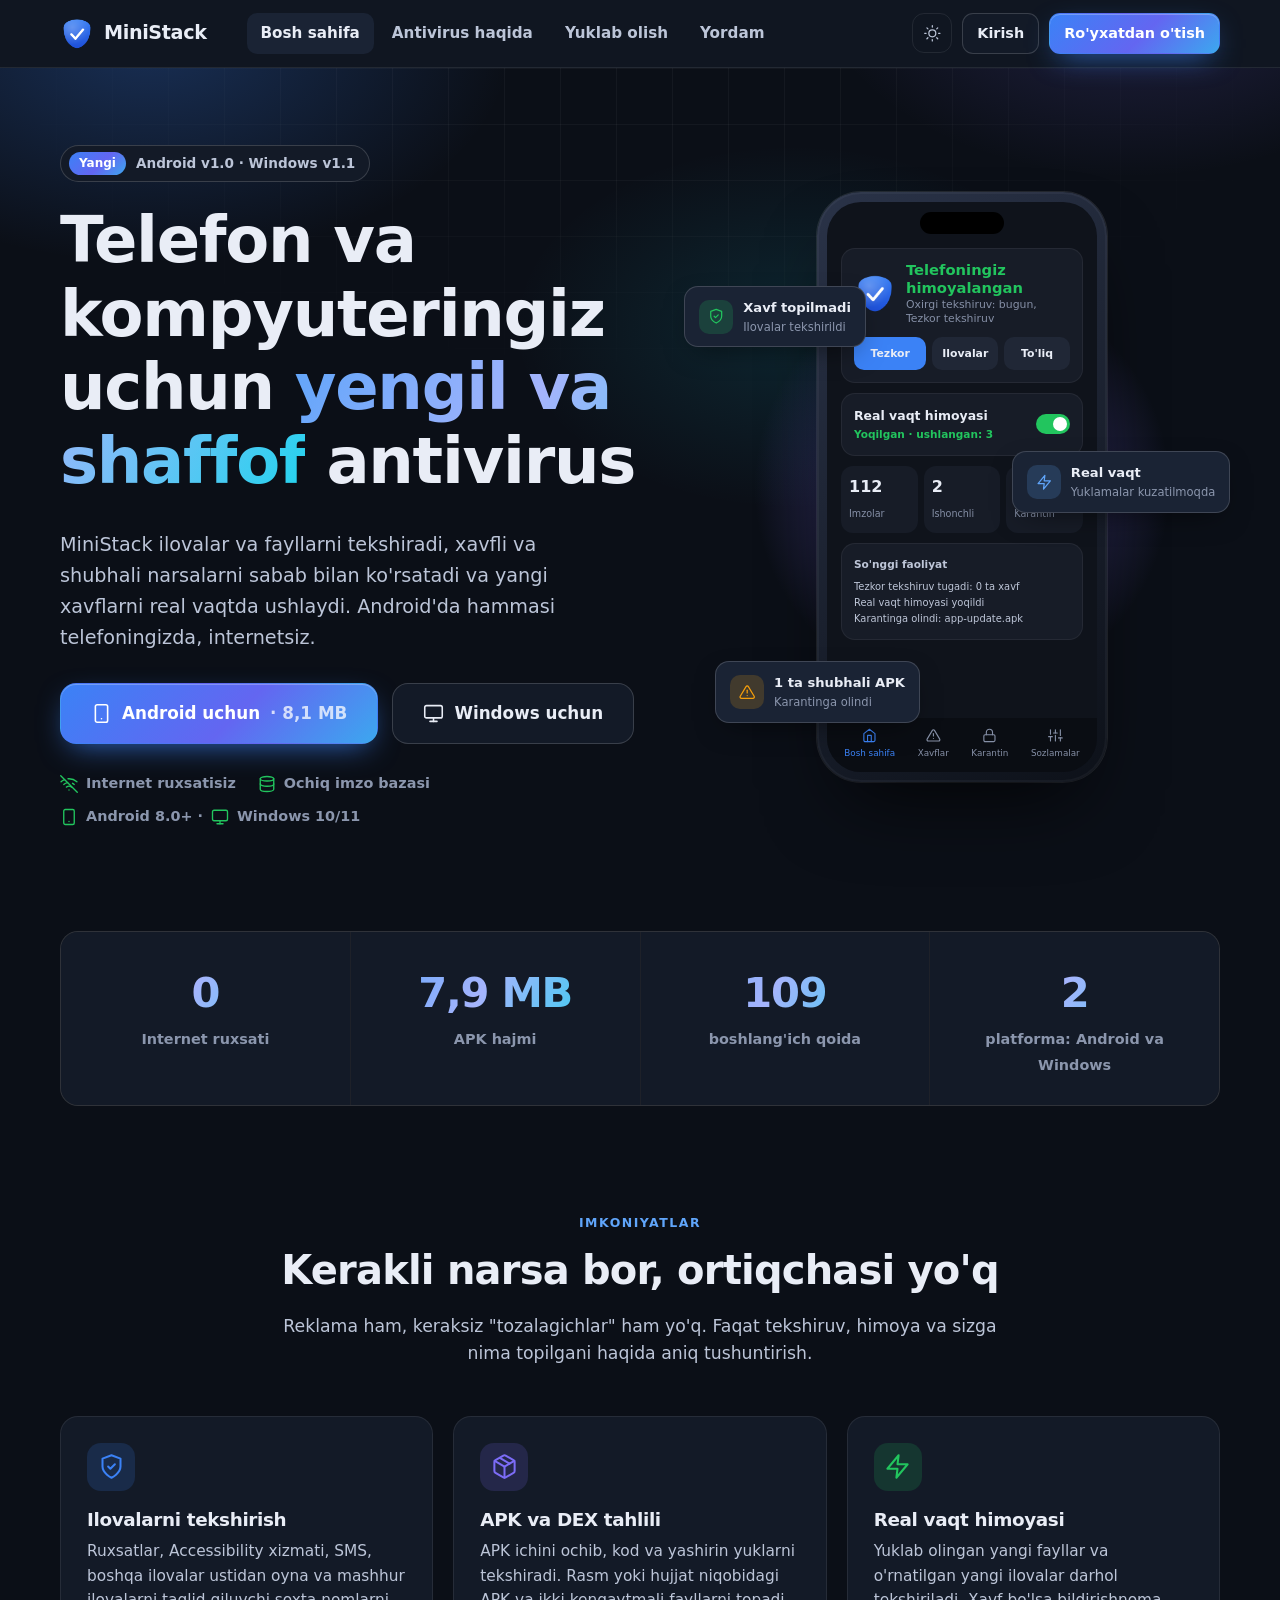
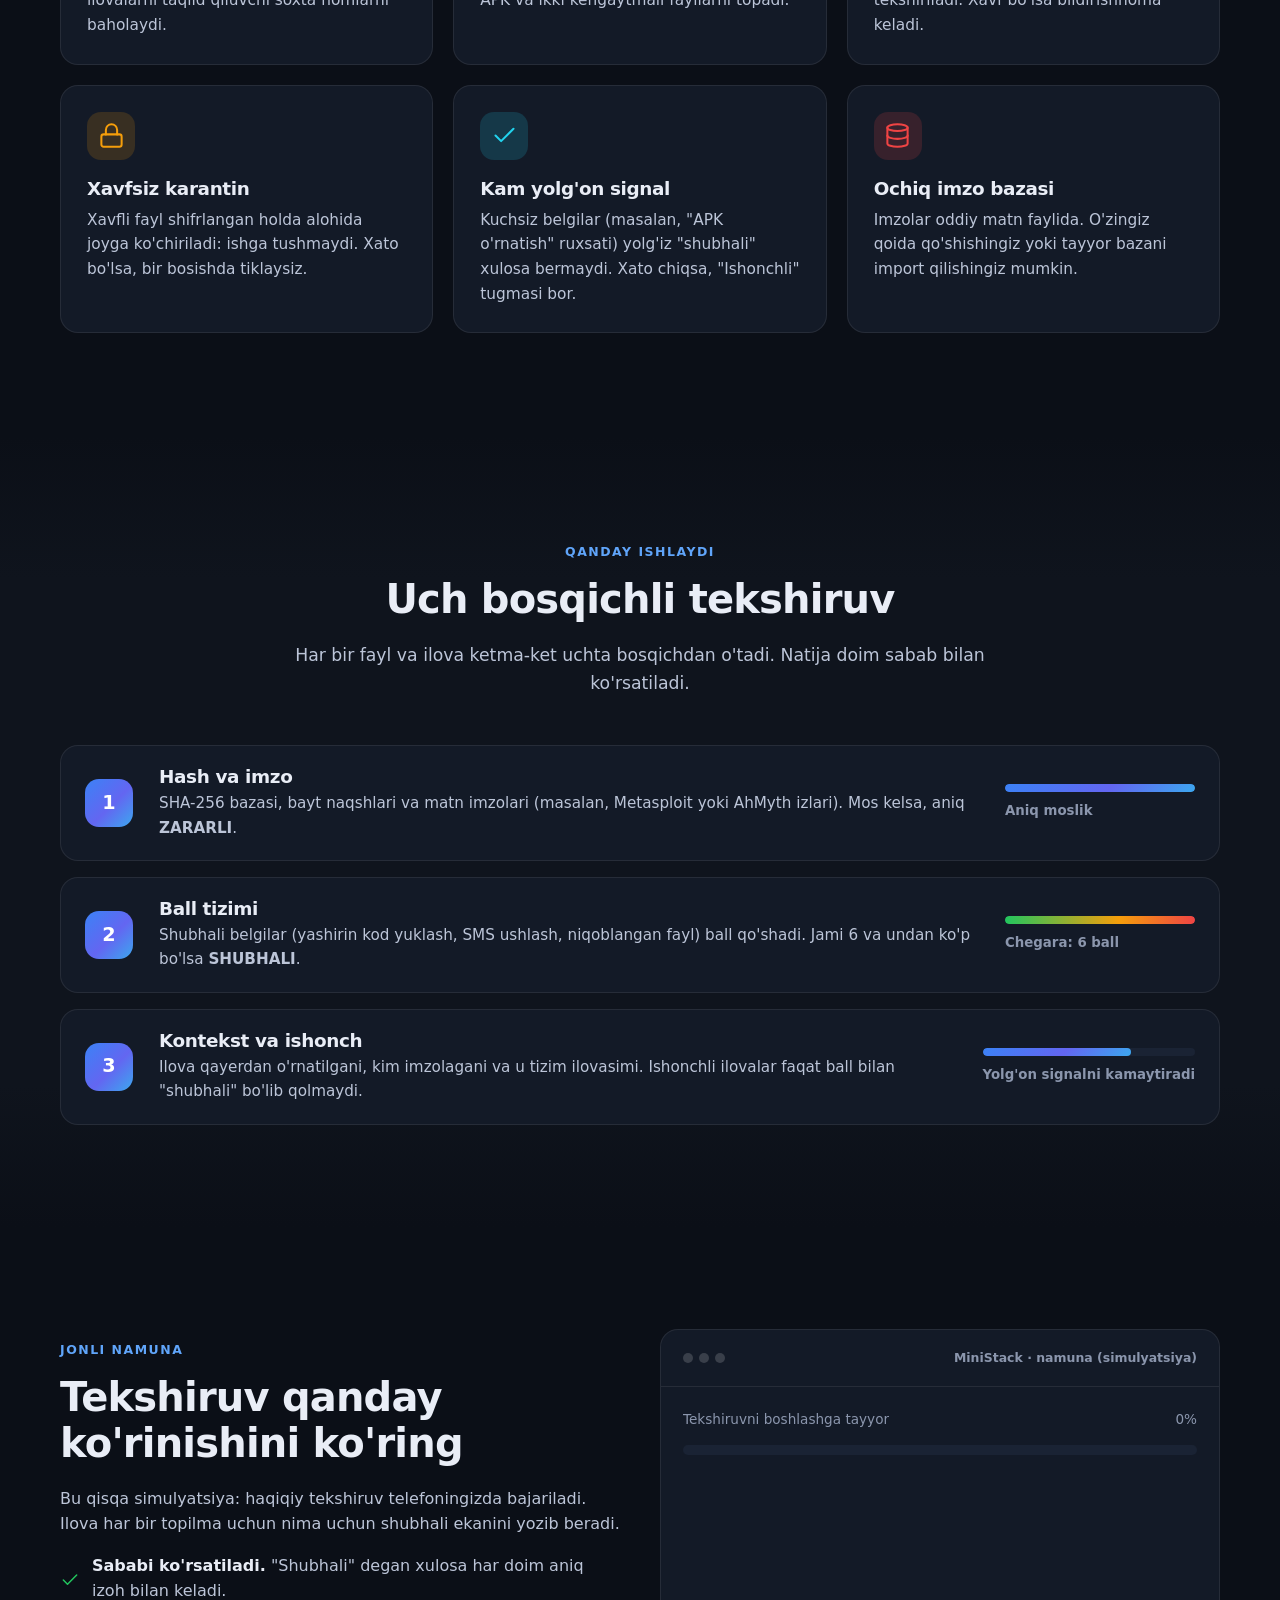
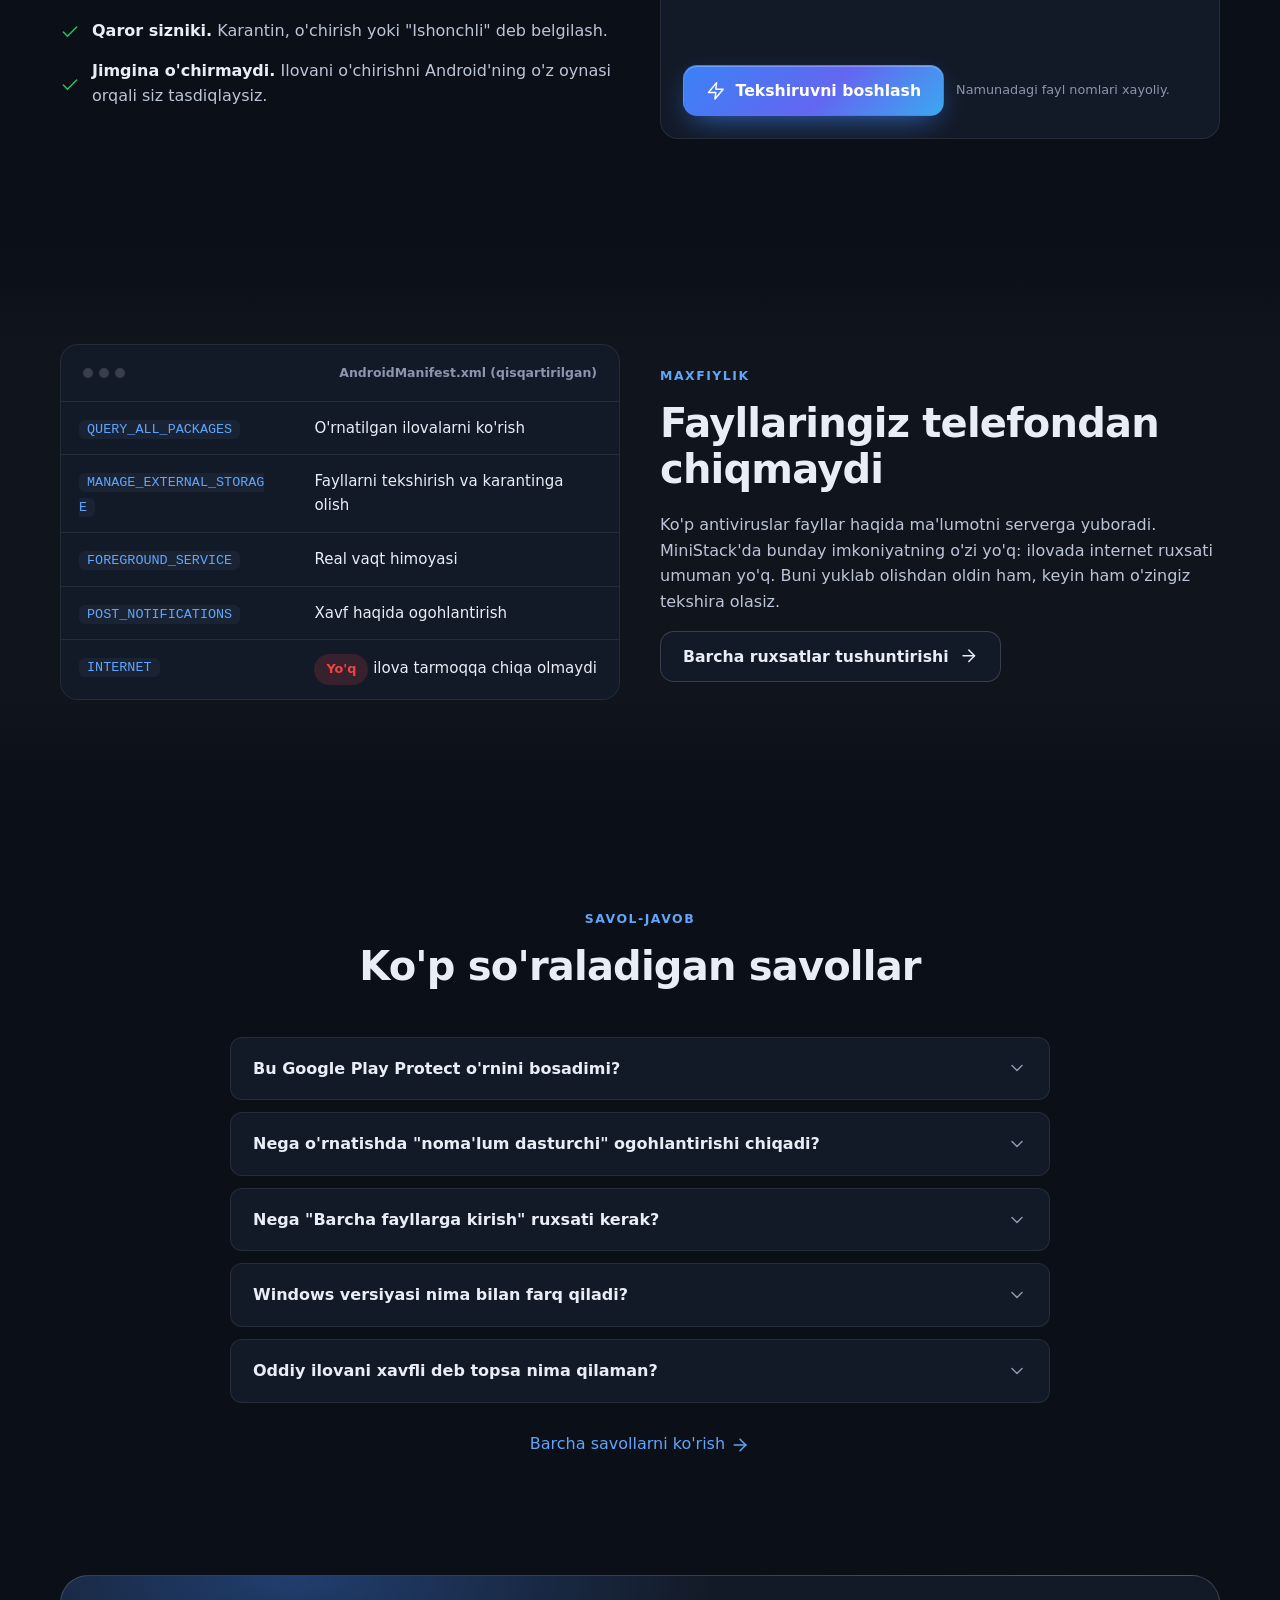
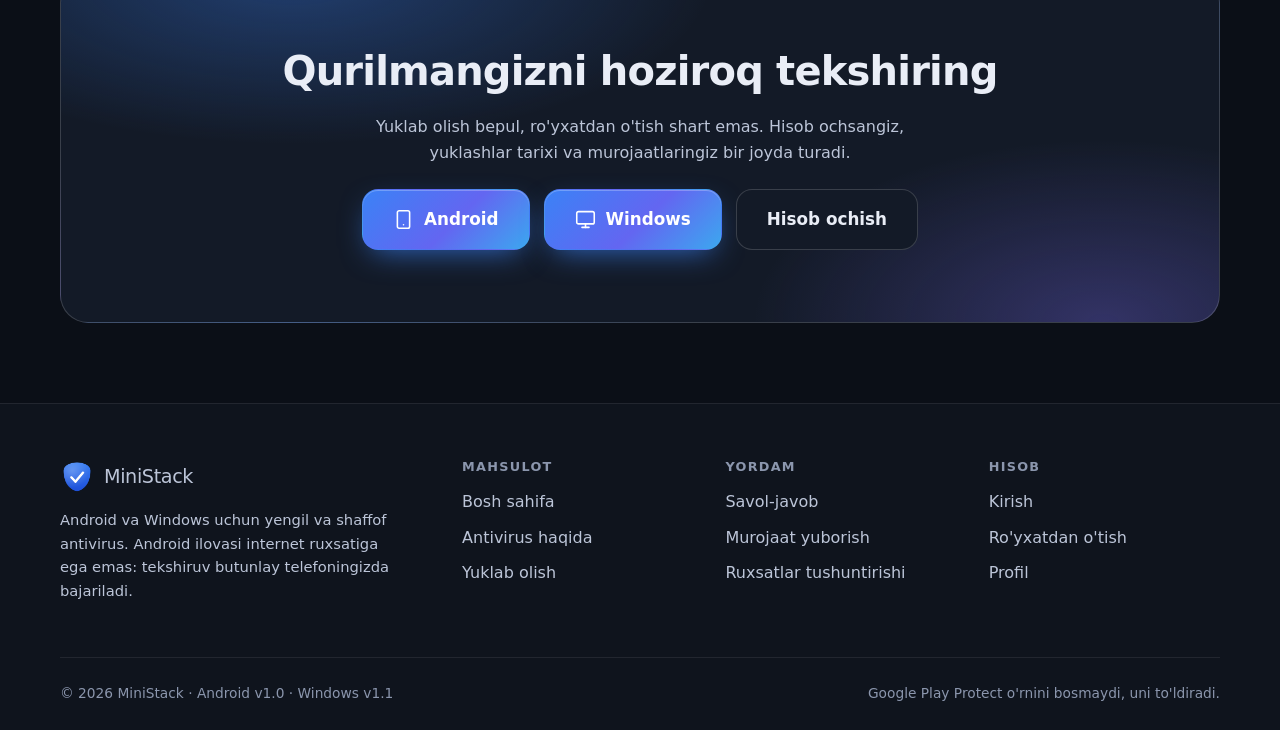
<file: index.html>
<!doctype html>
<html lang="uz" data-theme="dark">
<head>
  <meta charset="utf-8">
  <meta name="viewport" content="width=device-width, initial-scale=1">
  <title>MiniStack: Android va Windows uchun yengil va shaffof antivirus</title>
  <meta name="description" content="MiniStack Android va Windows uchun yengil antivirus: ilovalar va fayllarni tekshiradi, real vaqtda himoya qiladi. Android ilovasi internet ruxsatisiz ishlaydi.">
  <meta name="theme-color" content="#0b0f17">
  <link rel="icon" href="assets/img/logo.png">
  <link rel="stylesheet" href="assets/css/style.css">
  <script>try{var t=JSON.parse(localStorage.getItem("ms_theme"));if(t)document.documentElement.setAttribute("data-theme",t)}catch(e){}</script>
</head>
<body data-page="home">
<a class="skip" href="#main">Asosiy kontentga o'tish</a>
<div id="site-header"></div>

<main id="main">
  <!-- HERO -->
  <section class="hero">
    <div class="bg-decor"></div>
    <div class="container">
      <div>
        <div class="hero-badge reveal"><b>Yangi</b> Android v1.0 · Windows v1.1</div>
        <h1 class="reveal" style="--d:.05s">Telefon va kompyuteringiz uchun <span class="grad-text">yengil va shaffof</span> antivirus</h1>
        <p class="lead reveal" style="--d:.1s">MiniStack ilovalar va fayllarni tekshiradi, xavfli va shubhali narsalarni sabab bilan ko'rsatadi va yangi xavflarni real vaqtda ushlaydi. Android'da hammasi telefoningizda, internetsiz.</p>
        <div class="hero-cta reveal" style="--d:.15s">
          <a class="btn btn-primary btn-lg" href="download.html?p=android" id="hero-dl"><span data-icon="smartphone"></span>Android uchun <span class="muted" style="color:rgba(255,255,255,.75);font-weight:600" data-size></span></a>
          <a class="btn btn-ghost btn-lg" href="download.html?p=windows"><span data-icon="monitor"></span>Windows uchun</a>
        </div>
        <div class="trust reveal" style="--d:.2s">
          <span><span data-icon="wifi-off"></span>Internet ruxsatisiz</span>
          <span><span data-icon="database"></span>Ochiq imzo bazasi</span>
          <span><span data-icon="smartphone"></span>Android 8.0+ · <span data-icon="monitor" style="display:inline-block;vertical-align:middle"></span> Windows 10/11</span>
        </div>
      </div>

      <div class="phone-stage reveal" style="--d:.15s" aria-hidden="true">
        <div class="float-chip fc-1"><span class="ico-wrap"><span data-icon="shield-check"></span></span><div>Xavf topilmadi<small>Ilovalar tekshirildi</small></div></div>
        <div class="float-chip fc-2"><span class="ico-wrap"><span data-icon="zap"></span></span><div>Real vaqt<small>Yuklamalar kuzatilmoqda</small></div></div>
        <div class="float-chip fc-3"><span class="ico-wrap"><span data-icon="alert"></span></span><div>1 ta shubhali APK<small>Karantinga olindi</small></div></div>
        <div class="phone">
          <div class="screen">
            <div class="notch"></div>
            <div class="scr-body">
              <div class="scr-card">
                <div class="scr-hero"><img src="assets/img/logo.png" alt=""><div><b>Telefoningiz himoyalangan</b><small>Oxirgi tekshiruv: bugun, Tezkor tekshiruv</small></div></div>
                <div class="scr-btns"><span>Tezkor</span><span>Ilovalar</span><span>To'liq</span></div>
              </div>
              <div class="scr-card scr-row"><div>Real vaqt himoyasi<small>Yoqilgan · ushlangan: 3</small></div><div class="tog"></div></div>
              <div class="scr-stats"><div><b>112</b><small>Imzolar</small></div><div><b>2</b><small>Ishonchli</small></div><div><b>1</b><small>Karantin</small></div></div>
              <div class="scr-card"><div style="font-size:.66rem;color:#bec6d8;font-weight:700;margin-bottom:6px">So'nggi faoliyat</div><div class="scr-log">Tezkor tekshiruv tugadi: 0 ta xavf<br>Real vaqt himoyasi yoqildi<br>Karantinga olindi: app-update.apk</div></div>
            </div>
            <div class="scr-nav"><div class="on"><span data-icon="home"></span>Bosh sahifa</div><div><span data-icon="alert"></span>Xavflar</div><div><span data-icon="lock"></span>Karantin</div><div><span data-icon="sliders"></span>Sozlamalar</div></div>
          </div>
        </div>
      </div>
    </div>
  </section>

  <!-- STATS -->
  <section class="container reveal" aria-label="Qisqacha raqamlar">
    <div class="stats">
      <div class="stat"><b data-count="0">0</b><span>Internet ruxsati</span></div>
      <div class="stat"><b data-count="8.1" data-decimals="1" data-suffix=" MB">8,1 MB</b><span>APK hajmi</span></div>
      <div class="stat"><b data-count="112" id="stat-rules">112</b><span>boshlang'ich qoida</span></div>
      <div class="stat"><b data-count="2">2</b><span>platforma: Android va Windows</span></div>
    </div>
  </section>

  <!-- FEATURES -->
  <section class="section" id="imkoniyatlar">
    <div class="container">
      <div class="section-head reveal">
        <span class="eyebrow">Imkoniyatlar</span>
        <h2>Kerakli narsa bor, ortiqchasi yo'q</h2>
        <p>Reklama ham, keraksiz "tozalagichlar" ham yo'q. Faqat tekshiruv, himoya va sizga nima topilgani haqida aniq tushuntirish.</p>
      </div>
      <div class="grid c3">
        <article class="card hover feature reveal" style="--c:var(--accent)"><div class="ico-wrap"><span data-icon="shield-check"></span></div><h3>Ilovalarni tekshirish</h3><p>Ruxsatlar, Accessibility xizmati, SMS, boshqa ilovalar ustidan oyna va mashhur ilovalarni taqlid qiluvchi soxta nomlarni baholaydi.</p></article>
        <article class="card hover feature reveal" style="--c:var(--violet);--d:.06s"><div class="ico-wrap"><span data-icon="package"></span></div><h3>APK va DEX tahlili</h3><p>APK ichini ochib, kod va yashirin yuklarni tekshiradi. Rasm yoki hujjat niqobidagi APK va ikki kengaytmali fayllarni topadi.</p></article>
        <article class="card hover feature reveal" style="--c:var(--green);--d:.12s"><div class="ico-wrap"><span data-icon="zap"></span></div><h3>Real vaqt himoyasi</h3><p>Yuklab olingan yangi fayllar va o'rnatilgan yangi ilovalar darhol tekshiriladi. Xavf bo'lsa bildirishnoma keladi.</p></article>
        <article class="card hover feature reveal" style="--c:var(--amber)"><div class="ico-wrap"><span data-icon="lock"></span></div><h3>Xavfsiz karantin</h3><p>Xavfli fayl shifrlangan holda alohida joyga ko'chiriladi: ishga tushmaydi. Xato bo'lsa, bir bosishda tiklaysiz.</p></article>
        <article class="card hover feature reveal" style="--c:var(--cyan);--d:.06s"><div class="ico-wrap"><span data-icon="check"></span></div><h3>Kam yolg'on signal</h3><p>Kuchsiz belgilar (masalan, "APK o'rnatish" ruxsati) yolg'iz "shubhali" xulosa bermaydi. Xato chiqsa, "Ishonchli" tugmasi bor.</p></article>
        <article class="card hover feature reveal" style="--c:var(--red);--d:.12s"><div class="ico-wrap"><span data-icon="database"></span></div><h3>Ochiq imzo bazasi</h3><p>Imzolar oddiy matn faylida. O'zingiz qoida qo'shishingiz yoki tayyor bazani import qilishingiz mumkin.</p></article>
      </div>
    </div>
  </section>

  <!-- HOW -->
  <section class="section alt" id="qanday">
    <div class="container">
      <div class="section-head reveal">
        <span class="eyebrow">Qanday ishlaydi</span>
        <h2>Uch bosqichli tekshiruv</h2>
        <p>Har bir fayl va ilova ketma-ket uchta bosqichdan o'tadi. Natija doim sabab bilan ko'rsatiladi.</p>
      </div>
      <div class="layers">
        <div class="card layer reveal"><div><h3>Hash va imzo</h3><p>SHA-256 bazasi, bayt naqshlari va matn imzolari (masalan, Metasploit yoki AhMyth izlari). Mos kelsa, aniq <b>ZARARLI</b>.</p></div><div class="score-meter"><div class="bar"><i style="width:100%"></i></div><small class="muted">Aniq moslik</small></div></div>
        <div class="card layer reveal" style="--d:.06s"><div><h3>Ball tizimi</h3><p>Shubhali belgilar (yashirin kod yuklash, SMS ushlash, niqoblangan fayl) ball qo'shadi. Jami 6 va undan ko'p bo'lsa <b>SHUBHALI</b>.</p></div><div class="score-meter"><div class="bar"><i style="width:100%;background:linear-gradient(90deg,#22c55e 0%,#f59e0b 60%,#ef4444)"></i></div><small class="muted">Chegara: 6 ball</small></div></div>
        <div class="card layer reveal" style="--d:.12s"><div><h3>Kontekst va ishonch</h3><p>Ilova qayerdan o'rnatilgani, kim imzolagani va u tizim ilovasimi. Ishonchli ilovalar faqat ball bilan "shubhali" bo'lib qolmaydi.</p></div><div class="score-meter"><div class="bar"><i style="width:70%"></i></div><small class="muted">Yolg'on signalni kamaytiradi</small></div></div>
      </div>
    </div>
  </section>

  <!-- DEMO -->
  <section class="section" id="demo">
    <div class="container split">
      <div class="reveal">
        <span class="eyebrow">Jonli namuna</span>
        <h2>Tekshiruv qanday ko'rinishini ko'ring</h2>
        <p>Bu qisqa simulyatsiya: haqiqiy tekshiruv telefoningizda bajariladi. Ilova har bir topilma uchun nima uchun shubhali ekanini yozib beradi.</p>
        <ul class="checklist">
          <li><span data-icon="check"></span><span><b>Sababi ko'rsatiladi.</b> "Shubhali" degan xulosa har doim aniq izoh bilan keladi.</span></li>
          <li><span data-icon="check"></span><span><b>Qaror sizniki.</b> Karantin, o'chirish yoki "Ishonchli" deb belgilash.</span></li>
          <li><span data-icon="check"></span><span><b>Jimgina o'chirmaydi.</b> Ilovani o'chirishni Android'ning o'z oynasi orqali siz tasdiqlaysiz.</span></li>
        </ul>
      </div>
      <div class="card scanner reveal" style="--d:.08s" id="scanner">
        <div class="scanner-top"><div class="dots"><i></i><i></i><i></i></div><b>MiniStack · namuna (simulyatsiya)</b></div>
        <div class="scanner-body">
          <div class="scan-line"><span id="scan-current">Tekshiruvni boshlashga tayyor</span><span id="scan-pct">0%</span></div>
          <div class="progress" role="progressbar" aria-valuemin="0" aria-valuemax="100" aria-valuenow="0"><i id="scan-bar"></i></div>
          <ul class="scan-log" id="scan-log" aria-live="polite"></ul>
          <div class="scan-actions">
            <button class="btn btn-primary" id="scan-btn" type="button"><span data-icon="zap"></span>Tekshiruvni boshlash</button>
            <span class="scan-note" id="scan-note">Namunadagi fayl nomlari xayoliy.</span>
          </div>
        </div>
      </div>
    </div>
  </section>

  <!-- PRIVACY -->
  <section class="section alt" id="maxfiylik">
    <div class="container split">
      <div class="card reveal" style="padding:0;overflow:hidden">
        <div class="scanner-top"><div class="dots"><i></i><i></i><i></i></div><b>AndroidManifest.xml (qisqartirilgan)</b></div>
        <div class="table-wrap" style="border:0;border-radius:0">
          <table>
            <tbody>
              <tr><td><code>QUERY_ALL_PACKAGES</code></td><td>O'rnatilgan ilovalarni ko'rish</td></tr>
              <tr><td><code>MANAGE_EXTERNAL_STORAGE</code></td><td>Fayllarni tekshirish va karantinga olish</td></tr>
              <tr><td><code>FOREGROUND_SERVICE</code></td><td>Real vaqt himoyasi</td></tr>
              <tr><td><code>POST_NOTIFICATIONS</code></td><td>Xavf haqida ogohlantirish</td></tr>
              <tr><td><code>INTERNET</code></td><td><span class="chip red">Yo'q</span> ilova tarmoqqa chiqa olmaydi</td></tr>
            </tbody>
          </table>
        </div>
      </div>
      <div class="reveal" style="--d:.08s">
        <span class="eyebrow">Maxfiylik</span>
        <h2>Fayllaringiz telefondan chiqmaydi</h2>
        <p>Ko'p antiviruslar fayllar haqida ma'lumotni serverga yuboradi. MiniStack'da bunday imkoniyatning o'zi yo'q: ilovada internet ruxsati umuman yo'q. Buni yuklab olishdan oldin ham, keyin ham o'zingiz tekshira olasiz.</p>
        <a class="btn btn-ghost" href="antivirus.html#ruxsatlar">Barcha ruxsatlar tushuntirishi <span data-icon="arrow"></span></a>
      </div>
    </div>
  </section>

  <!-- FAQ -->
  <section class="section" id="faq">
    <div class="container">
      <div class="section-head reveal"><span class="eyebrow">Savol-javob</span><h2>Ko'p so'raladigan savollar</h2></div>
      <div class="faq reveal">
        <details class="qa"><summary>Bu Google Play Protect o'rnini bosadimi?<span data-icon="chevron"></span></summary><div class="ans"><p>Yo'q. MiniStack yengil, evristik antivirus: u mashhur zararli dasturlarning millionlab imzosiga ega emas. Uni Play Protect bilan birga, qo'shimcha qatlam sifatida ishlating.</p></div></details>
        <details class="qa"><summary>Nega o'rnatishda "noma'lum dasturchi" ogohlantirishi chiqadi?<span data-icon="chevron"></span></summary><div class="ans"><p>Ilova Play Store'dan tashqarida tarqatilgani uchun Android shunday ogohlantiradi. APK sertifikat izini yuklab olish sahifasidagi bilan solishtirib, haqiqiyligini tekshirishingiz mumkin.</p></div></details>
        <details class="qa"><summary>Nega "Barcha fayllarga kirish" ruxsati kerak?<span data-icon="chevron"></span></summary><div class="ans"><p>Android 11+ da bu ruxsatsiz boshqa ilovalar yuklagan fayllarni (masalan, Yuklamalardagi APK) ko'rib va karantinga olib bo'lmaydi. Ruxsat bermasangiz, faqat o'rnatilgan ilovalar tekshiriladi.</p></div></details>
        <details class="qa"><summary>Windows versiyasi nima bilan farq qiladi?<span data-icon="chevron"></span></summary><div class="ans"><p>Windows dasturi ishlayotgan jarayonlar, avtoyuklash va papkalarni tekshiradi, tepsi rejimida real vaqt himoyasi beradi va xohlasangiz kuchli ClamAV dvigatelini ulaydi. Android ilovasi esa ilovalar, APK va ruxsatlarga e'tibor beradi.</p></div></details>
        <details class="qa"><summary>Oddiy ilovani xavfli deb topsa nima qilaman?<span data-icon="chevron"></span></summary><div class="ans"><p>"Ishonchli" tugmasini bosing, ilova shu holicha ro'yxatga olinadi. Shuningdek, <a href="support.html#murojaat">murojaat yuboring</a>: yolg'on signallarni tuzatib boramiz.</p></div></details>
      </div>
      <p style="text-align:center;margin-top:28px" class="reveal"><a href="support.html#faq">Barcha savollarni ko'rish <span data-icon="arrow" style="display:inline-block;vertical-align:middle"></span></a></p>
    </div>
  </section>

  <!-- CTA -->
  <section class="container" style="padding-bottom:40px">
    <div class="cta-band reveal">
      <h2>Qurilmangizni hoziroq tekshiring</h2>
      <p>Yuklab olish bepul, ro'yxatdan o'tish shart emas. Hisob ochsangiz, yuklashlar tarixi va murojaatlaringiz bir joyda turadi.</p>
      <div class="hero-cta">
        <a class="btn btn-primary btn-lg" href="download.html?p=android"><span data-icon="smartphone"></span>Android</a>
        <a class="btn btn-primary btn-lg" href="download.html?p=windows"><span data-icon="monitor"></span>Windows</a>
        <a class="btn btn-ghost btn-lg" href="auth.html?mode=register">Hisob ochish</a>
      </div>
    </div>
  </section>
</main>

<div id="site-footer"></div>
<script src="assets/js/config.js"></script>
<script src="assets/js/store.js"></script>
<script src="assets/js/auth.js"></script>
<script src="assets/js/layout.js"></script>
<script src="assets/js/home.js"></script>
</body>
</html>
</file>
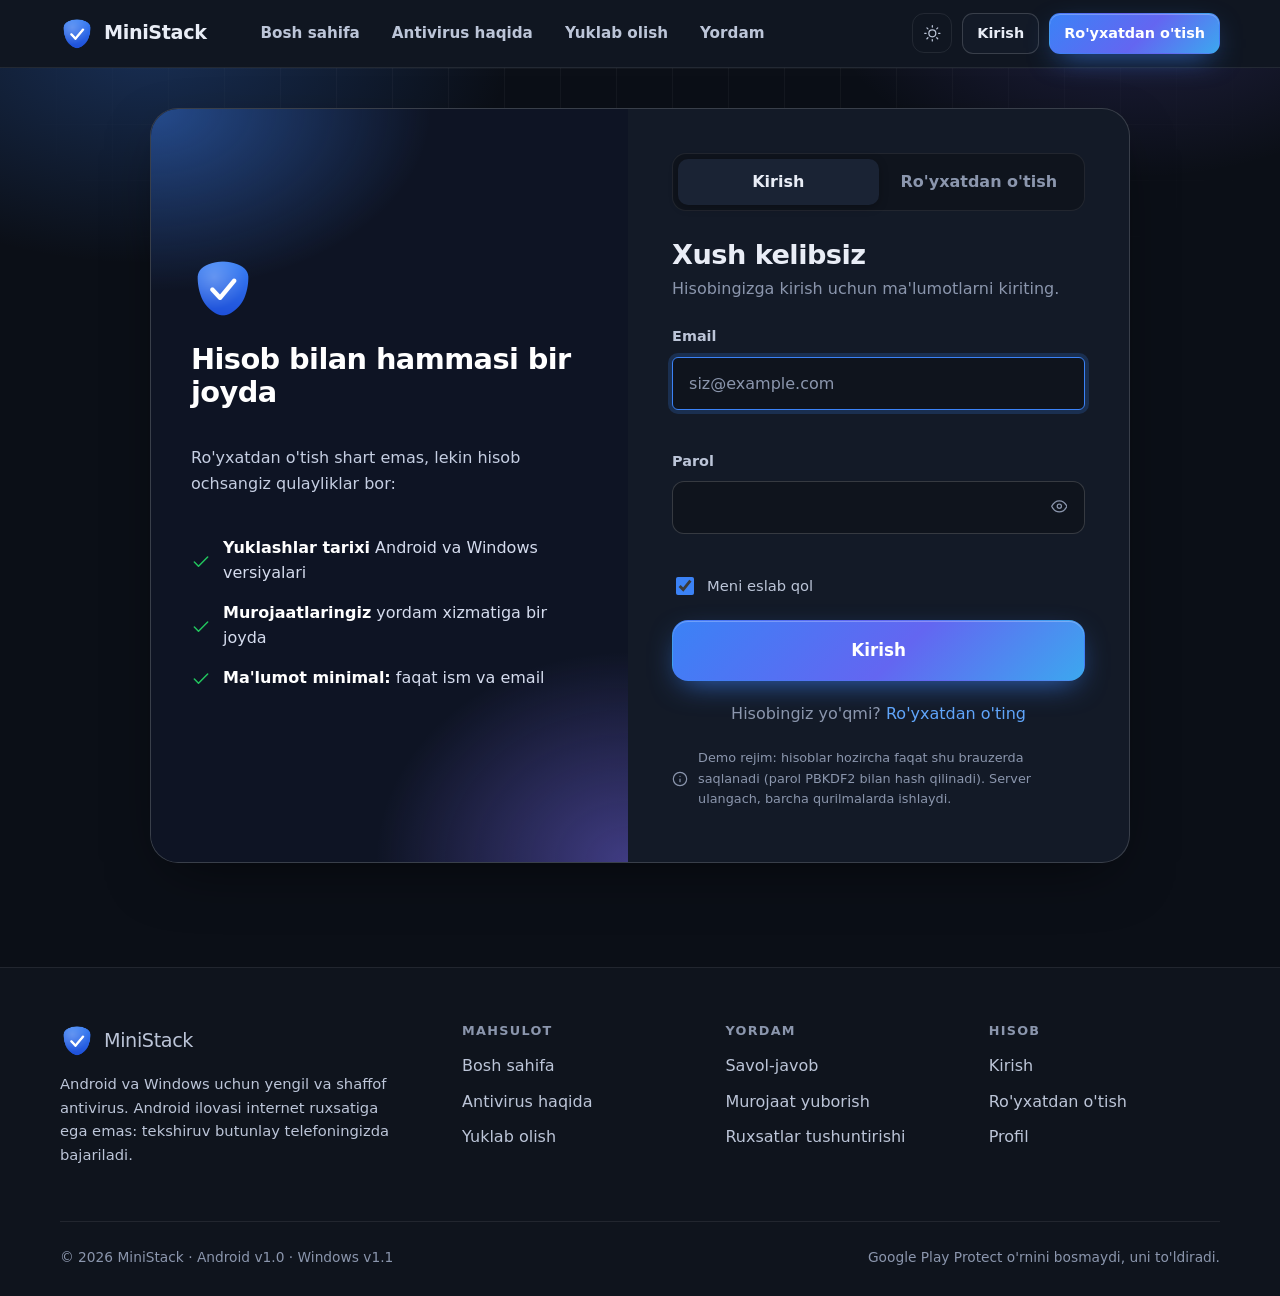
<file: account.html>
<!doctype html>
<html lang="uz" data-theme="dark">
<head>
  <meta charset="utf-8">
  <meta name="viewport" content="width=device-width, initial-scale=1">
  <title>Profil · MiniStack</title>
  <meta name="robots" content="noindex">
  <meta name="theme-color" content="#0b0f17">
  <link rel="icon" href="assets/img/logo.png">
  <link rel="stylesheet" href="assets/css/style.css">
  <script>try{var t=JSON.parse(localStorage.getItem("ms_theme"));if(t)document.documentElement.setAttribute("data-theme",t)}catch(e){}</script>
</head>
<body data-page="account">
<a class="skip" href="#main">Asosiy kontentga o'tish</a>
<div id="site-header"></div>

<main id="main">
  <section class="section" style="padding-top:48px">
    <div class="container">
      <div class="account">
        <aside class="card profile-card">
          <div class="avatar lg" id="p-avatar"></div>
          <h2 id="p-name"></h2>
          <small class="muted" id="p-email" style="word-break:break-all"></small>
          <div class="kv">
            <div><span>A'zo bo'lgan</span><b id="p-since"></b></div>
            <div><span>Yuklashlar</span><b id="p-dl">0</b></div>
            <div><span>Murojaatlar</span><b id="p-tk">0</b></div>
          </div>
          <button class="btn btn-ghost btn-block" type="button" id="p-logout"><span data-icon="logout"></span>Chiqish</button>
        </aside>

        <div>
          <div class="acc-tabs" role="tablist">
            <button class="cat-btn on" type="button" role="tab" data-tab="overview">Umumiy</button>
            <button class="cat-btn" type="button" role="tab" data-tab="settings">Sozlamalar</button>
          </div>

          <div class="panel on" data-panel-id="overview">
            <div class="card">
              <div class="row" style="margin-bottom:16px"><h3 style="margin:0">Yuklashlar tarixi</h3><a class="btn btn-primary btn-sm" href="download.html"><span data-icon="download"></span>Yuklab olish</a></div>
              <div class="history" id="a-history"></div>
            </div>
            <div class="card">
              <div class="row" style="margin-bottom:16px"><h3 style="margin:0">Murojaatlarim</h3><a class="btn btn-ghost btn-sm" href="support.html#murojaat"><span data-icon="message"></span>Yangi murojaat</a></div>
              <div style="display:grid;gap:12px" id="a-tickets"></div>
            </div>
          </div>

          <div class="panel" data-panel-id="settings">
            <form class="card" id="profile-form" novalidate>
              <h3>Profil</h3>
              <div class="field"><label for="s-name">Ism</label><input id="s-name" name="name" autocomplete="name"><div class="msg" data-for="name"></div></div>
              <div class="field"><label for="s-email">Email</label><input id="s-email" name="email" disabled><div class="hint">Emailni o'zgartirib bo'lmaydi.</div></div>
              <button class="btn btn-primary" type="submit">Saqlash</button>
            </form>

            <form class="card" id="pw-form" novalidate>
              <h3>Parolni almashtirish</h3>
              <div class="form-error" role="alert" data-error></div>
              <div class="field"><label for="c-old">Joriy parol</label><input id="c-old" name="old" type="password" autocomplete="current-password"><div class="msg" data-for="old"></div></div>
              <div class="field"><label for="c-new">Yangi parol</label><input id="c-new" name="new" type="password" autocomplete="new-password">
                <div class="strength" data-strength data-s="0" aria-hidden="true"><i></i><i></i><i></i><i></i></div>
                <div class="msg" data-for="new"></div></div>
              <button class="btn btn-primary" type="submit">Parolni yangilash</button>
            </form>

            <div class="card danger-zone">
              <h3>Xavfli hudud</h3>
              <p>Hisobni o'chirsangiz, yuklashlar tarixi va murojaatlaringiz ham shu brauzerdan o'chadi. Bu amalni qaytarib bo'lmaydi.</p>
              <button class="btn btn-danger" type="button" id="delete-btn"><span data-icon="trash"></span>Hisobni o'chirish</button>
            </div>
          </div>
        </div>
      </div>
    </div>
  </section>
</main>

<div id="site-footer"></div>
<script src="assets/js/config.js"></script>
<script src="assets/js/store.js"></script>
<script src="assets/js/auth.js"></script>
<script src="assets/js/layout.js"></script>
<script src="assets/js/account.js"></script>
</body>
</html>
</file>
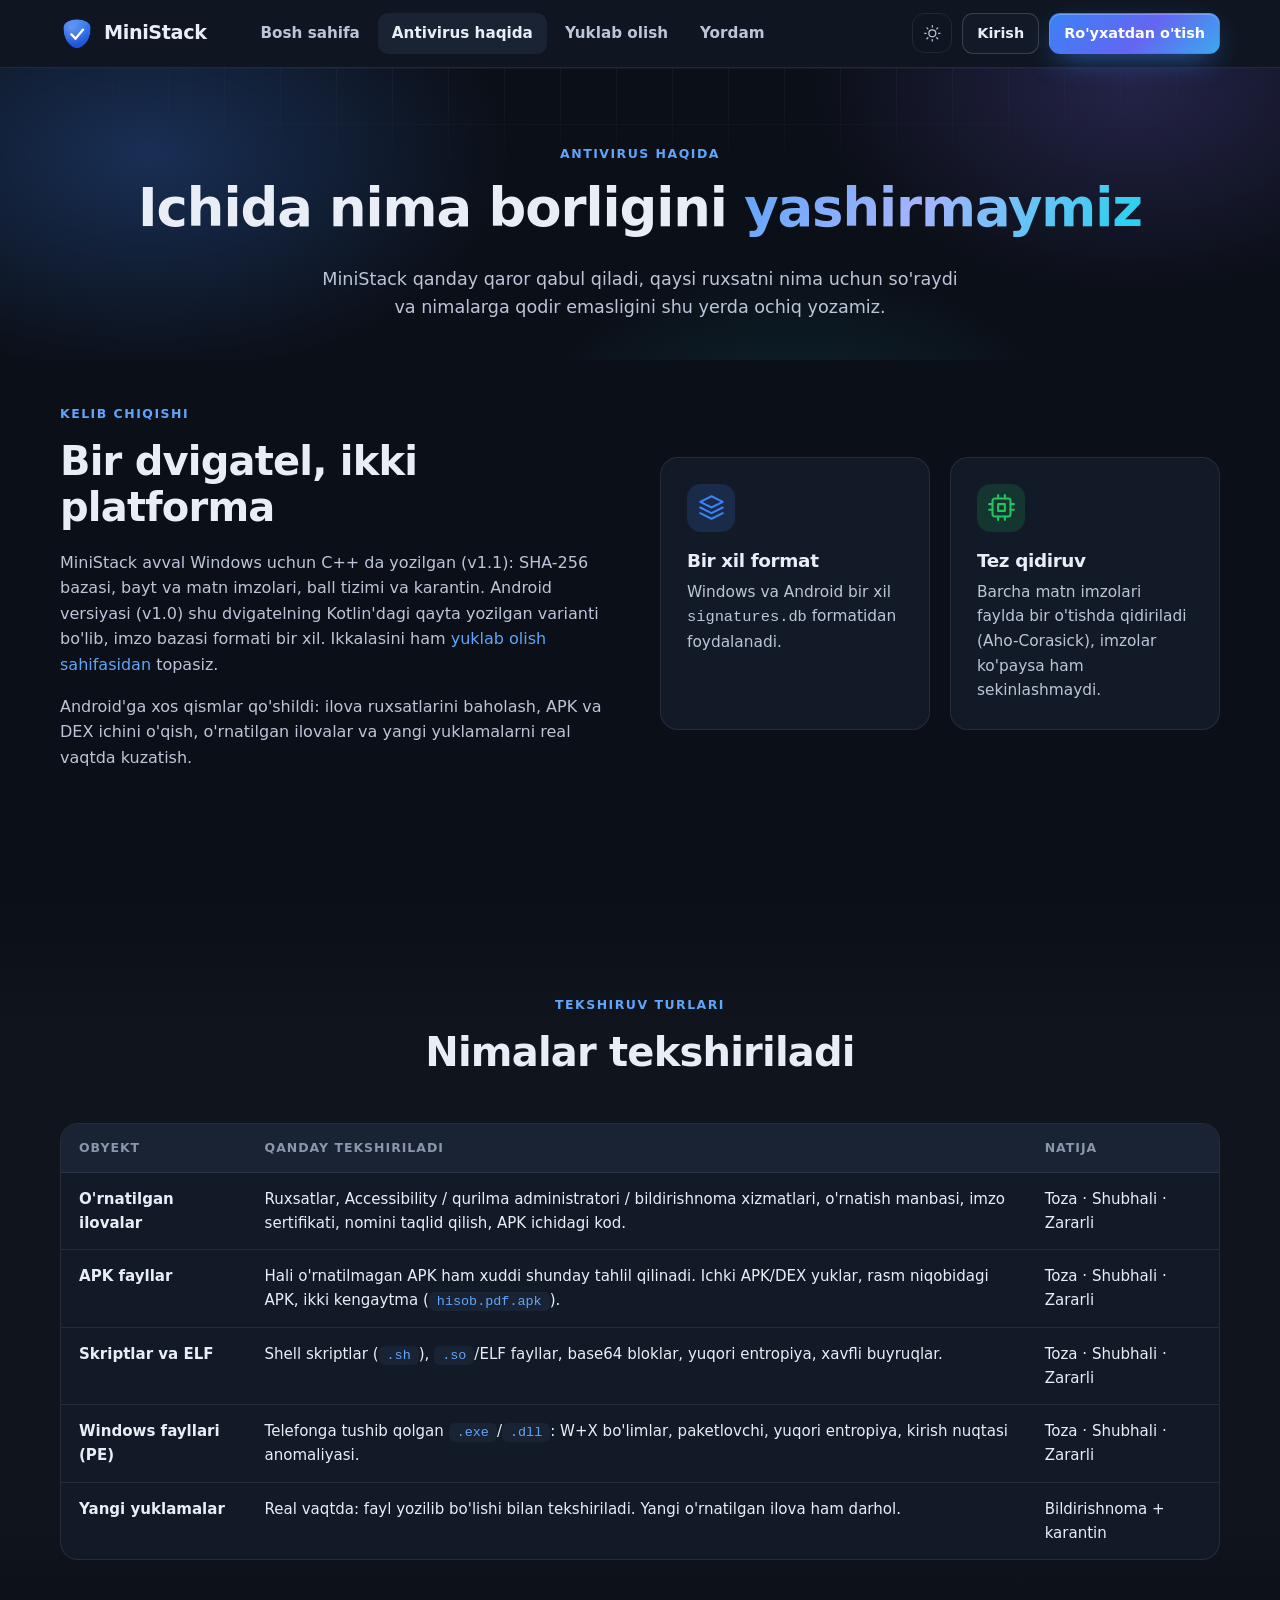
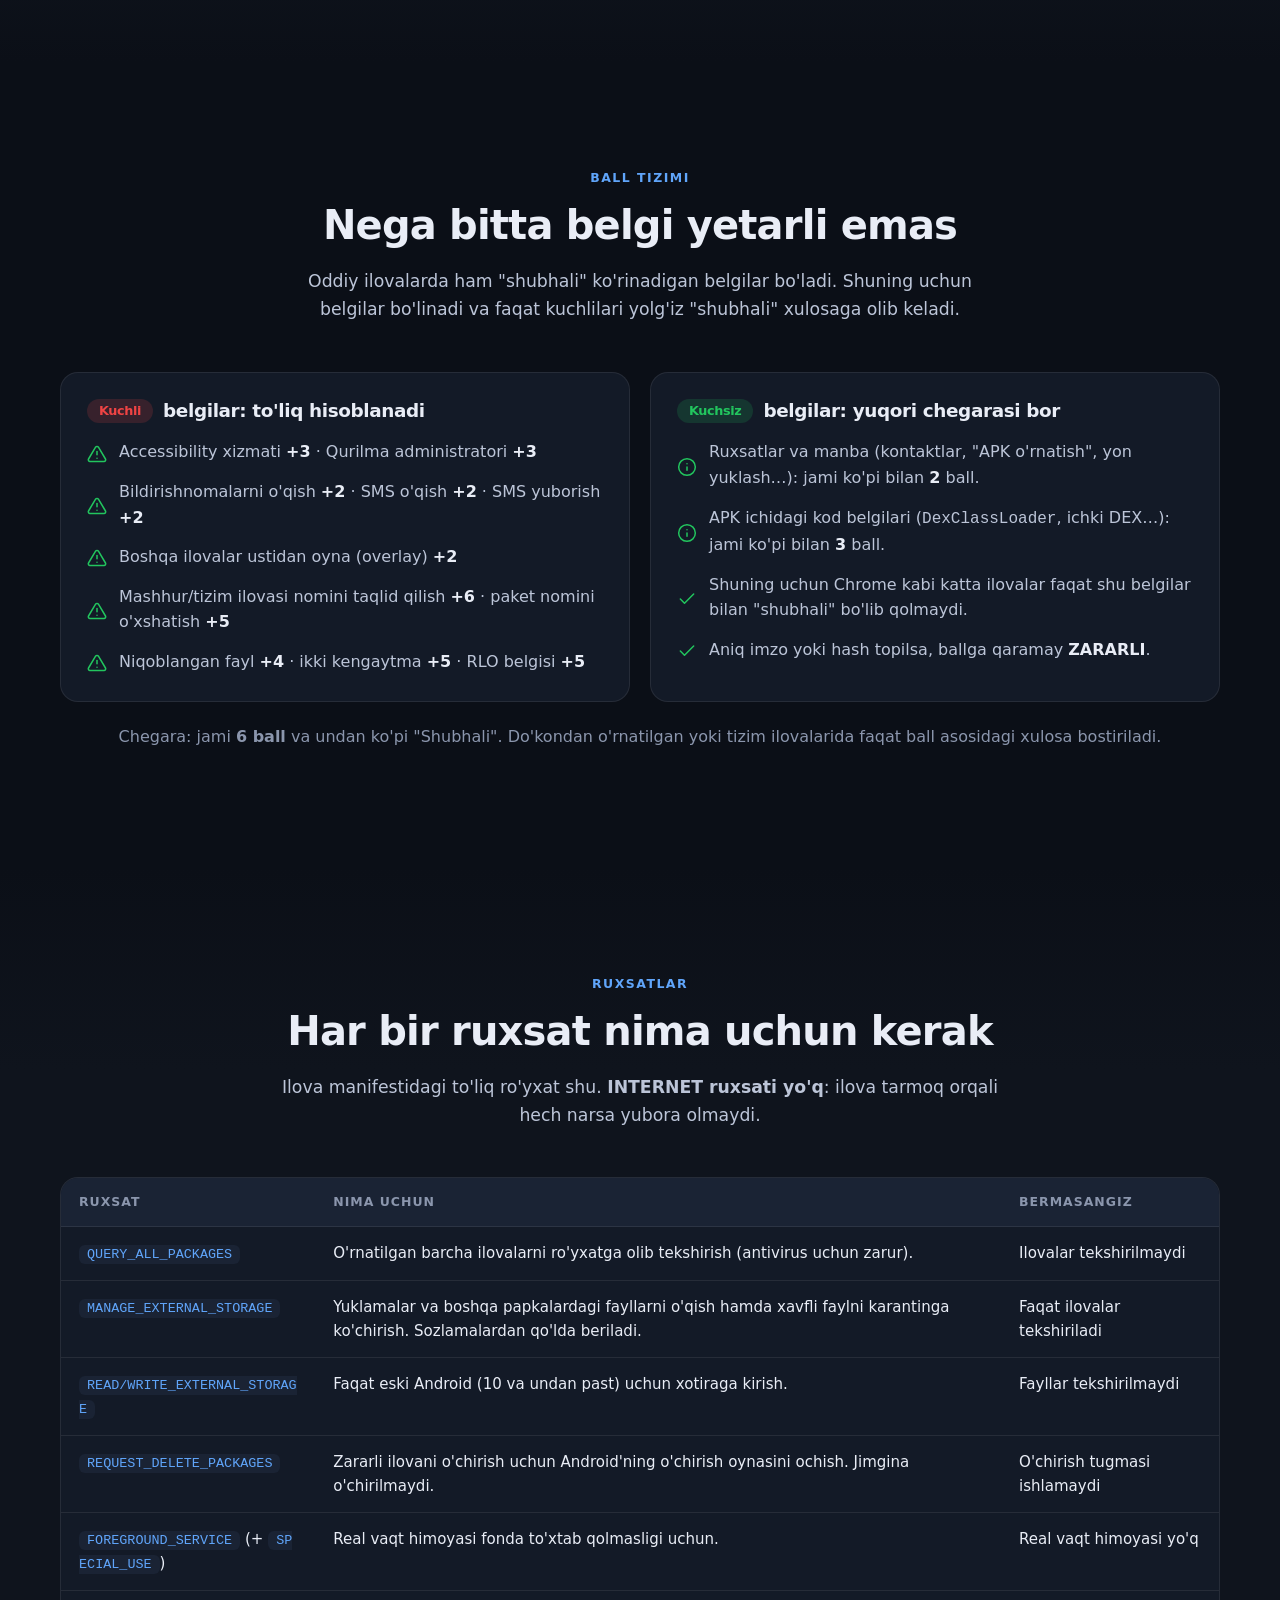
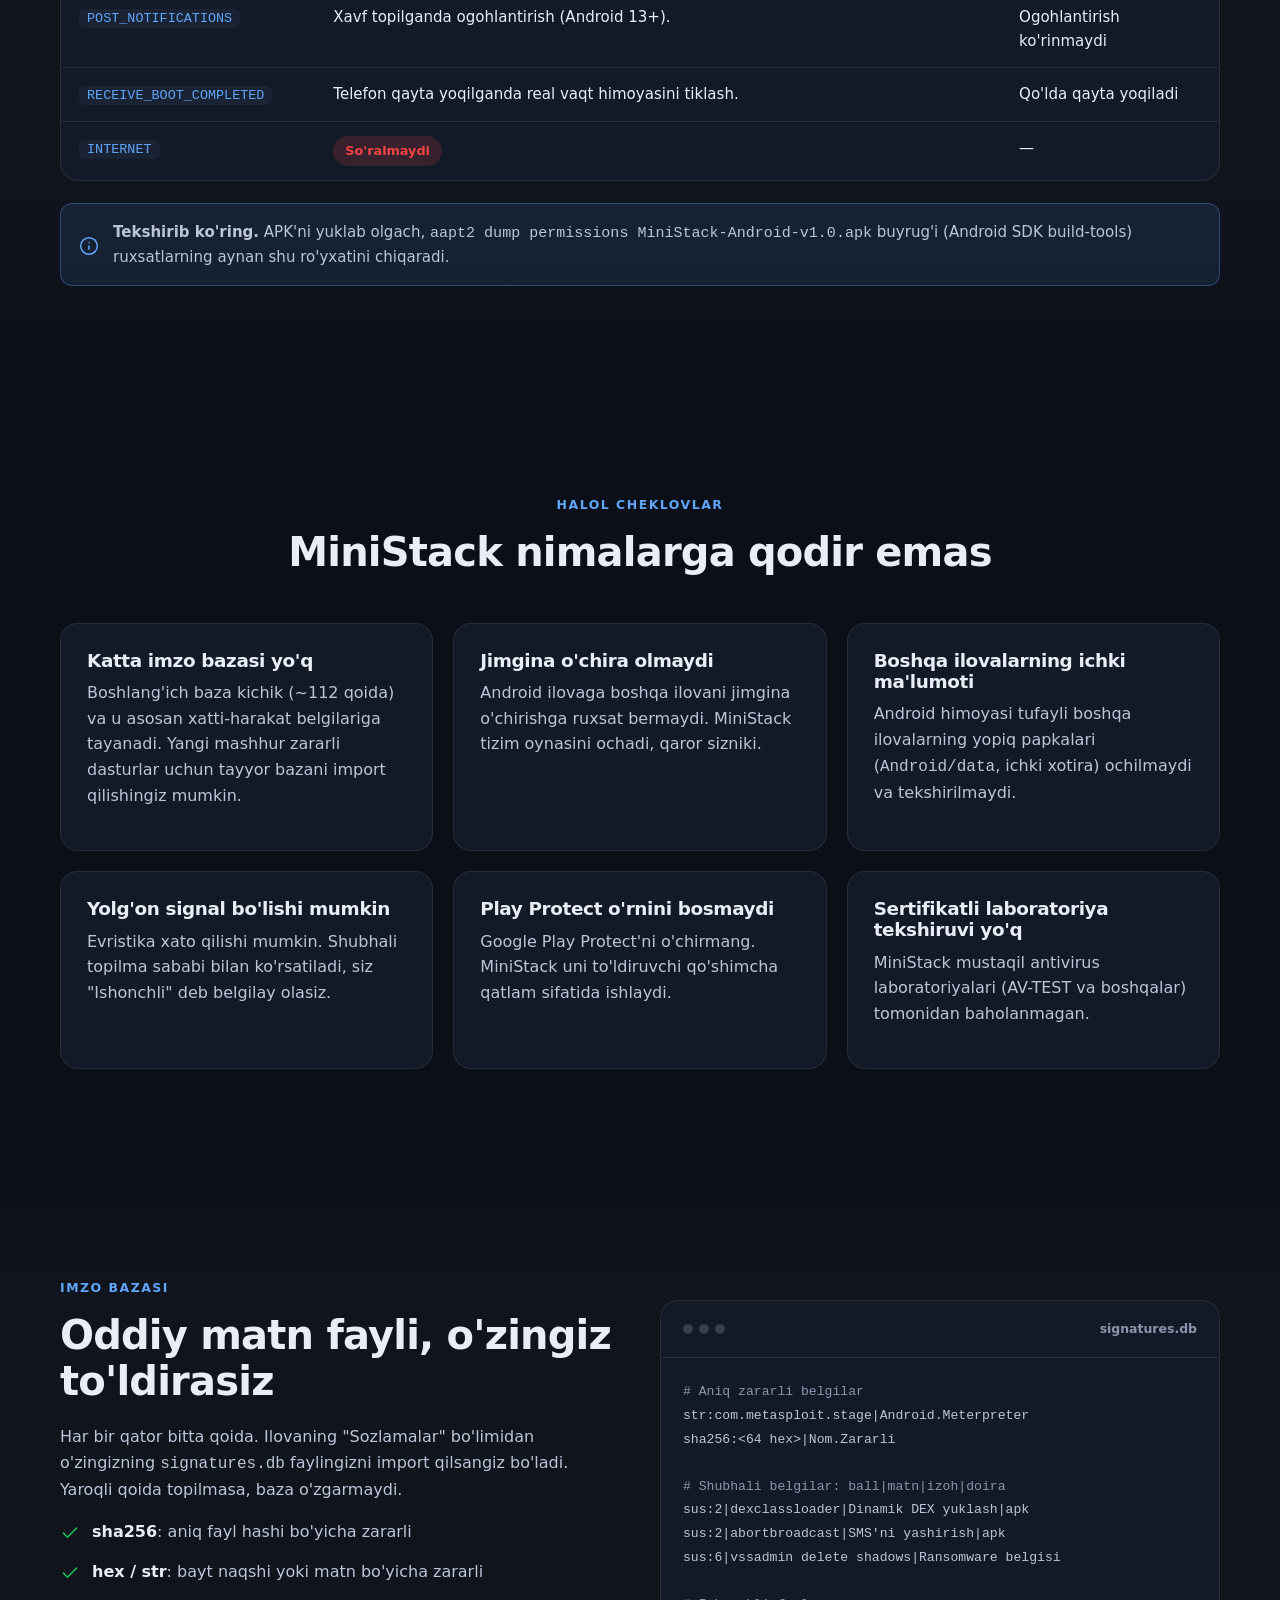
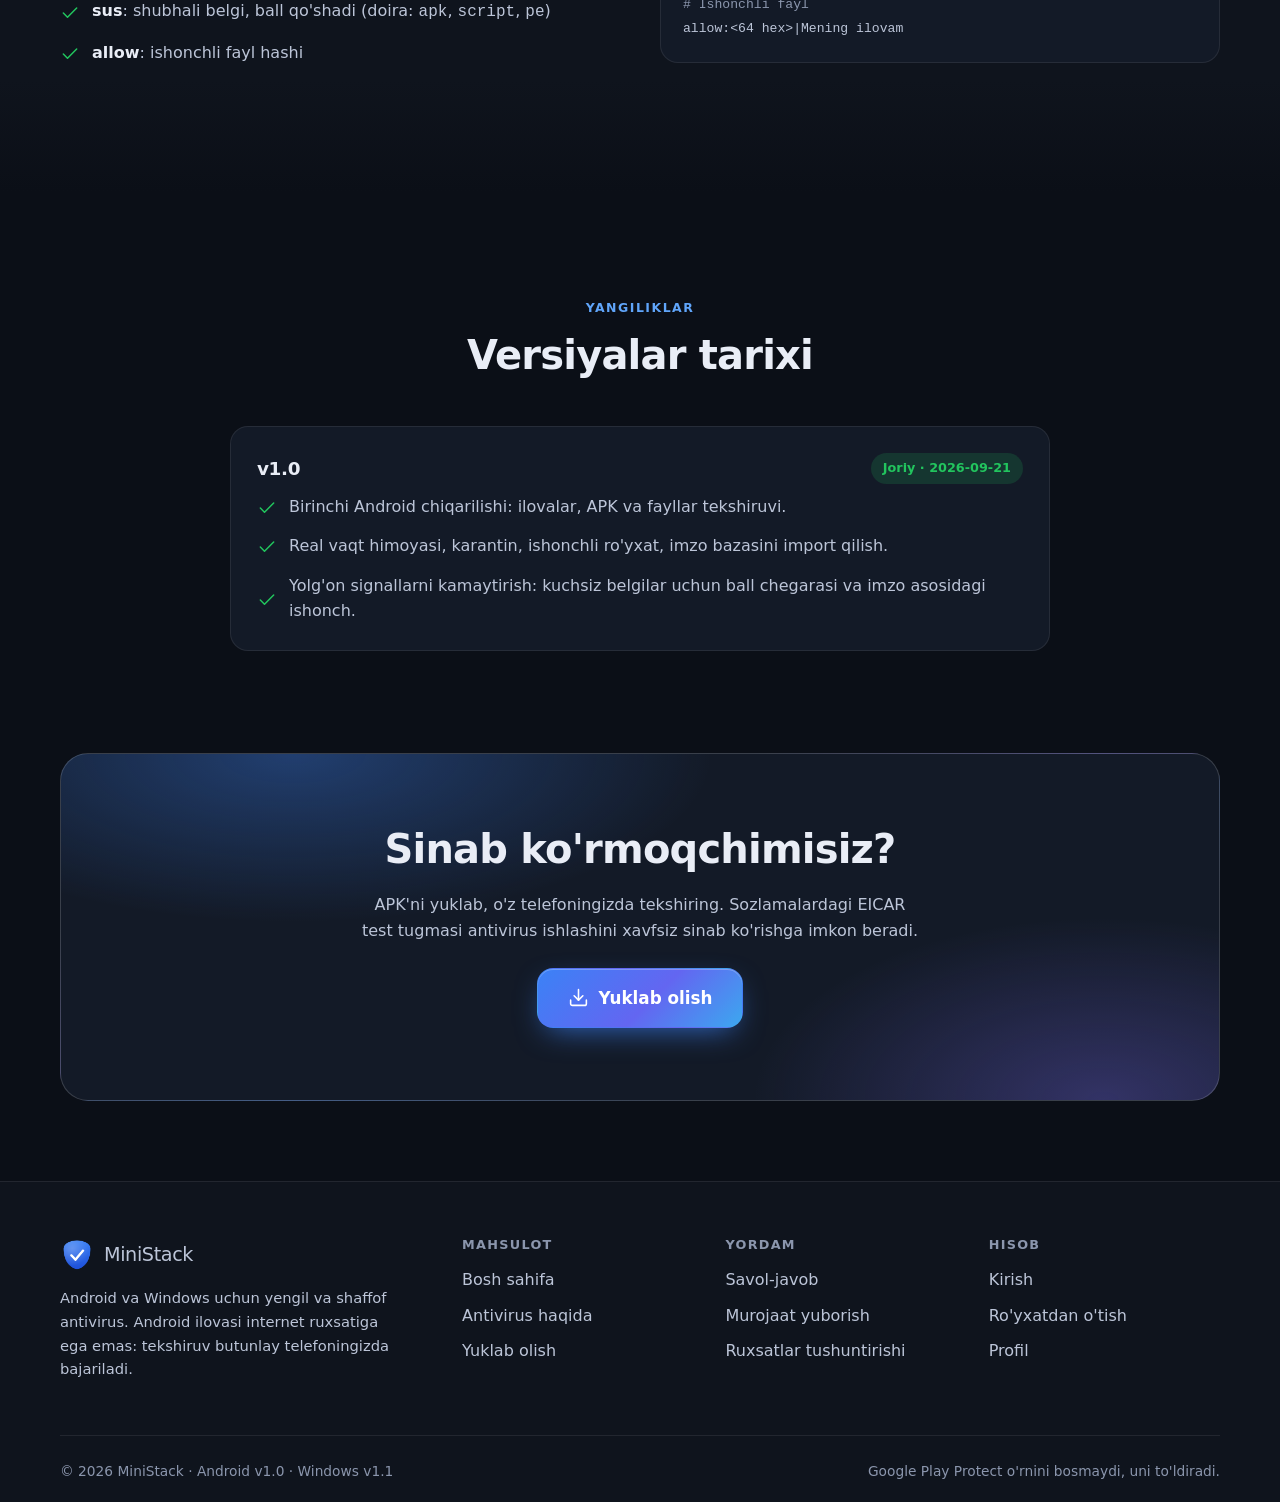
<file: antivirus.html>
<!doctype html>
<html lang="uz" data-theme="dark">
<head>
  <meta charset="utf-8">
  <meta name="viewport" content="width=device-width, initial-scale=1">
  <title>Antivirus haqida · MiniStack</title>
  <meta name="description" content="MiniStack qanday tekshiradi, qaysi ruxsatlarni nima uchun so'raydi, nimalarga qodir va nimalarga qodir emas. To'liq va ochiq tushuntirish.">
  <meta name="theme-color" content="#0b0f17">
  <link rel="icon" href="assets/img/logo.png">
  <link rel="stylesheet" href="assets/css/style.css">
  <script>try{var t=JSON.parse(localStorage.getItem("ms_theme"));if(t)document.documentElement.setAttribute("data-theme",t)}catch(e){}</script>
</head>
<body data-page="about">
<a class="skip" href="#main">Asosiy kontentga o'tish</a>
<div id="site-header"></div>

<main id="main">
  <section class="page-hero">
    <div class="bg-decor"></div>
    <div class="container">
      <span class="eyebrow reveal">Antivirus haqida</span>
      <h1 class="reveal" style="--d:.05s;font-size:clamp(2rem,4.6vw,3.3rem)">Ichida nima borligini <span class="grad-text">yashirmaymiz</span></h1>
      <p class="reveal" style="--d:.1s">MiniStack qanday qaror qabul qiladi, qaysi ruxsatni nima uchun so'raydi va nimalarga qodir emasligini shu yerda ochiq yozamiz.</p>
    </div>
  </section>

  <!-- STORY -->
  <section class="section" style="padding-top:40px">
    <div class="container split">
      <div class="reveal">
        <span class="eyebrow">Kelib chiqishi</span>
        <h2>Bir dvigatel, ikki platforma</h2>
        <p>MiniStack avval Windows uchun C++ da yozilgan (v1.1): SHA-256 bazasi, bayt va matn imzolari, ball tizimi va karantin. Android versiyasi (v1.0) shu dvigatelning Kotlin'dagi qayta yozilgan varianti bo'lib, imzo bazasi formati bir xil. Ikkalasini ham <a href="download.html">yuklab olish sahifasidan</a> topasiz.</p>
        <p>Android'ga xos qismlar qo'shildi: ilova ruxsatlarini baholash, APK va DEX ichini o'qish, o'rnatilgan ilovalar va yangi yuklamalarni real vaqtda kuzatish.</p>
      </div>
      <div class="grid c2 reveal" style="--d:.08s">
        <div class="card feature" style="--c:var(--accent)"><div class="ico-wrap"><span data-icon="layers"></span></div><h3>Bir xil format</h3><p>Windows va Android bir xil <code>signatures.db</code> formatidan foydalanadi.</p></div>
        <div class="card feature" style="--c:var(--green)"><div class="ico-wrap"><span data-icon="cpu"></span></div><h3>Tez qidiruv</h3><p>Barcha matn imzolari faylda bir o'tishda qidiriladi (Aho-Corasick), imzolar ko'paysa ham sekinlashmaydi.</p></div>
      </div>
    </div>
  </section>

  <!-- LAYERS -->
  <section class="section alt" id="tekshiruv">
    <div class="container">
      <div class="section-head reveal"><span class="eyebrow">Tekshiruv turlari</span><h2>Nimalar tekshiriladi</h2></div>
      <div class="table-wrap reveal">
        <table>
          <thead><tr><th>Obyekt</th><th>Qanday tekshiriladi</th><th>Natija</th></tr></thead>
          <tbody>
            <tr><td><b>O'rnatilgan ilovalar</b></td><td>Ruxsatlar, Accessibility / qurilma administratori / bildirishnoma xizmatlari, o'rnatish manbasi, imzo sertifikati, nomini taqlid qilish, APK ichidagi kod.</td><td>Toza · Shubhali · Zararli</td></tr>
            <tr><td><b>APK fayllar</b></td><td>Hali o'rnatilmagan APK ham xuddi shunday tahlil qilinadi. Ichki APK/DEX yuklar, rasm niqobidagi APK, ikki kengaytma (<code>hisob.pdf.apk</code>).</td><td>Toza · Shubhali · Zararli</td></tr>
            <tr><td><b>Skriptlar va ELF</b></td><td>Shell skriptlar (<code>.sh</code>), <code>.so</code>/ELF fayllar, base64 bloklar, yuqori entropiya, xavfli buyruqlar.</td><td>Toza · Shubhali · Zararli</td></tr>
            <tr><td><b>Windows fayllari (PE)</b></td><td>Telefonga tushib qolgan <code>.exe</code>/<code>.dll</code>: W+X bo'limlar, paketlovchi, yuqori entropiya, kirish nuqtasi anomaliyasi.</td><td>Toza · Shubhali · Zararli</td></tr>
            <tr><td><b>Yangi yuklamalar</b></td><td>Real vaqtda: fayl yozilib bo'lishi bilan tekshiriladi. Yangi o'rnatilgan ilova ham darhol.</td><td>Bildirishnoma + karantin</td></tr>
          </tbody>
        </table>
      </div>
    </div>
  </section>

  <!-- SCORING -->
  <section class="section" id="ball">
    <div class="container">
      <div class="section-head reveal"><span class="eyebrow">Ball tizimi</span><h2>Nega bitta belgi yetarli emas</h2><p>Oddiy ilovalarda ham "shubhali" ko'rinadigan belgilar bo'ladi. Shuning uchun belgilar bo'linadi va faqat kuchlilari yolg'iz "shubhali" xulosaga olib keladi.</p></div>
      <div class="grid c2">
        <div class="card reveal">
          <h3 style="display:flex;gap:10px;align-items:center"><span class="chip red">Kuchli</span> belgilar: to'liq hisoblanadi</h3>
          <ul class="checklist" style="margin:16px 0 0">
            <li><span data-icon="alert"></span><span>Accessibility xizmati <b>+3</b> · Qurilma administratori <b>+3</b></span></li>
            <li><span data-icon="alert"></span><span>Bildirishnomalarni o'qish <b>+2</b> · SMS o'qish <b>+2</b> · SMS yuborish <b>+2</b></span></li>
            <li><span data-icon="alert"></span><span>Boshqa ilovalar ustidan oyna (overlay) <b>+2</b></span></li>
            <li><span data-icon="alert"></span><span>Mashhur/tizim ilovasi nomini taqlid qilish <b>+6</b> · paket nomini o'xshatish <b>+5</b></span></li>
            <li><span data-icon="alert"></span><span>Niqoblangan fayl <b>+4</b> · ikki kengaytma <b>+5</b> · RLO belgisi <b>+5</b></span></li>
          </ul>
        </div>
        <div class="card reveal" style="--d:.08s">
          <h3 style="display:flex;gap:10px;align-items:center"><span class="chip green">Kuchsiz</span> belgilar: yuqori chegarasi bor</h3>
          <ul class="checklist" style="margin:16px 0 0">
            <li><span data-icon="info"></span><span>Ruxsatlar va manba (kontaktlar, "APK o'rnatish", yon yuklash…): jami ko'pi bilan <b>2</b> ball.</span></li>
            <li><span data-icon="info"></span><span>APK ichidagi kod belgilari (<code>DexClassLoader</code>, ichki DEX…): jami ko'pi bilan <b>3</b> ball.</span></li>
            <li><span data-icon="check"></span><span>Shuning uchun Chrome kabi katta ilovalar faqat shu belgilar bilan "shubhali" bo'lib qolmaydi.</span></li>
            <li><span data-icon="check"></span><span>Aniq imzo yoki hash topilsa, ballga qaramay <b>ZARARLI</b>.</span></li>
          </ul>
        </div>
      </div>
      <p class="muted reveal" style="text-align:center;margin-top:22px">Chegara: jami <b>6 ball</b> va undan ko'pi "Shubhali". Do'kondan o'rnatilgan yoki tizim ilovalarida faqat ball asosidagi xulosa bostiriladi.</p>
    </div>
  </section>

  <!-- PERMISSIONS -->
  <section class="section alt" id="ruxsatlar">
    <div class="container">
      <div class="section-head reveal"><span class="eyebrow">Ruxsatlar</span><h2>Har bir ruxsat nima uchun kerak</h2><p>Ilova manifestidagi to'liq ro'yxat shu. <b>INTERNET ruxsati yo'q</b>: ilova tarmoq orqali hech narsa yubora olmaydi.</p></div>
      <div class="table-wrap reveal">
        <table>
          <thead><tr><th>Ruxsat</th><th>Nima uchun</th><th>Bermasangiz</th></tr></thead>
          <tbody>
            <tr><td><code>QUERY_ALL_PACKAGES</code></td><td>O'rnatilgan barcha ilovalarni ro'yxatga olib tekshirish (antivirus uchun zarur).</td><td>Ilovalar tekshirilmaydi</td></tr>
            <tr><td><code>MANAGE_EXTERNAL_STORAGE</code></td><td>Yuklamalar va boshqa papkalardagi fayllarni o'qish hamda xavfli faylni karantinga ko'chirish. Sozlamalardan qo'lda beriladi.</td><td>Faqat ilovalar tekshiriladi</td></tr>
            <tr><td><code>READ/WRITE_EXTERNAL_STORAGE</code></td><td>Faqat eski Android (10 va undan past) uchun xotiraga kirish.</td><td>Fayllar tekshirilmaydi</td></tr>
            <tr><td><code>REQUEST_DELETE_PACKAGES</code></td><td>Zararli ilovani o'chirish uchun Android'ning o'chirish oynasini ochish. Jimgina o'chirilmaydi.</td><td>O'chirish tugmasi ishlamaydi</td></tr>
            <tr><td><code>FOREGROUND_SERVICE</code> (+ <code>SPECIAL_USE</code>)</td><td>Real vaqt himoyasi fonda to'xtab qolmasligi uchun.</td><td>Real vaqt himoyasi yo'q</td></tr>
            <tr><td><code>POST_NOTIFICATIONS</code></td><td>Xavf topilganda ogohlantirish (Android 13+).</td><td>Ogohlantirish ko'rinmaydi</td></tr>
            <tr><td><code>RECEIVE_BOOT_COMPLETED</code></td><td>Telefon qayta yoqilganda real vaqt himoyasini tiklash.</td><td>Qo'lda qayta yoqiladi</td></tr>
            <tr><td><code>INTERNET</code></td><td><span class="chip red">So'ralmaydi</span></td><td>—</td></tr>
          </tbody>
        </table>
      </div>
      <div class="callout info reveal" style="margin-top:22px"><span data-icon="info"></span><p><b>Tekshirib ko'ring.</b> APK'ni yuklab olgach, <code>aapt2 dump permissions MiniStack-Android-v1.0.apk</code> buyrug'i (Android SDK build-tools) ruxsatlarning aynan shu ro'yxatini chiqaradi.</p></div>
    </div>
  </section>

  <!-- LIMITS -->
  <section class="section" id="cheklovlar">
    <div class="container">
      <div class="section-head reveal"><span class="eyebrow">Halol cheklovlar</span><h2>MiniStack nimalarga qodir emas</h2></div>
      <div class="grid c3">
        <div class="card reveal" style="--c:var(--amber)"><h3>Katta imzo bazasi yo'q</h3><p>Boshlang'ich baza kichik (~<span data-rules>112</span> qoida) va u asosan xatti-harakat belgilariga tayanadi. Yangi mashhur zararli dasturlar uchun tayyor bazani import qilishingiz mumkin.</p></div>
        <div class="card reveal" style="--d:.06s"><h3>Jimgina o'chira olmaydi</h3><p>Android ilovaga boshqa ilovani jimgina o'chirishga ruxsat bermaydi. MiniStack tizim oynasini ochadi, qaror sizniki.</p></div>
        <div class="card reveal" style="--d:.12s"><h3>Boshqa ilovalarning ichki ma'lumoti</h3><p>Android himoyasi tufayli boshqa ilovalarning yopiq papkalari (<code>Android/data</code>, ichki xotira) ochilmaydi va tekshirilmaydi.</p></div>
        <div class="card reveal"><h3>Yolg'on signal bo'lishi mumkin</h3><p>Evristika xato qilishi mumkin. Shubhali topilma sababi bilan ko'rsatiladi, siz "Ishonchli" deb belgilay olasiz.</p></div>
        <div class="card reveal" style="--d:.06s"><h3>Play Protect o'rnini bosmaydi</h3><p>Google Play Protect'ni o'chirmang. MiniStack uni to'ldiruvchi qo'shimcha qatlam sifatida ishlaydi.</p></div>
        <div class="card reveal" style="--d:.12s"><h3>Sertifikatli laboratoriya tekshiruvi yo'q</h3><p>MiniStack mustaqil antivirus laboratoriyalari (AV-TEST va boshqalar) tomonidan baholanmagan.</p></div>
      </div>
    </div>
  </section>

  <!-- SIGNATURES -->
  <section class="section alt" id="imzolar">
    <div class="container split">
      <div class="reveal">
        <span class="eyebrow">Imzo bazasi</span>
        <h2>Oddiy matn fayli, o'zingiz to'ldirasiz</h2>
        <p>Har bir qator bitta qoida. Ilovaning "Sozlamalar" bo'limidan o'zingizning <code>signatures.db</code> faylingizni import qilsangiz bo'ladi. Yaroqli qoida topilmasa, baza o'zgarmaydi.</p>
        <ul class="checklist">
          <li><span data-icon="check"></span><span><b>sha256</b>: aniq fayl hashi bo'yicha zararli</span></li>
          <li><span data-icon="check"></span><span><b>hex / str</b>: bayt naqshi yoki matn bo'yicha zararli</span></li>
          <li><span data-icon="check"></span><span><b>sus</b>: shubhali belgi, ball qo'shadi (doira: <code>apk</code>, <code>script</code>, <code>pe</code>)</span></li>
          <li><span data-icon="check"></span><span><b>allow</b>: ishonchli fayl hashi</span></li>
        </ul>
      </div>
      <div class="card reveal" style="--d:.08s;padding:0;overflow:hidden">
        <div class="scanner-top"><div class="dots"><i></i><i></i><i></i></div><b>signatures.db</b></div>
        <pre class="mono" style="margin:0;padding:22px;overflow:auto;font-size:.82rem;line-height:1.8;color:var(--soft)"><span style="color:var(--muted)"># Aniq zararli belgilar</span>
str:com.metasploit.stage|Android.Meterpreter
sha256:&lt;64 hex&gt;|Nom.Zararli

<span style="color:var(--muted)"># Shubhali belgilar: ball|matn|izoh|doira</span>
sus:2|dexclassloader|Dinamik DEX yuklash|apk
sus:2|abortbroadcast|SMS'ni yashirish|apk
sus:6|vssadmin delete shadows|Ransomware belgisi

<span style="color:var(--muted)"># Ishonchli fayl</span>
allow:&lt;64 hex&gt;|Mening ilovam</pre>
      </div>
    </div>
  </section>

  <!-- CHANGELOG -->
  <section class="section" id="yangiliklar">
    <div class="container" style="max-width:820px">
      <div class="section-head reveal"><span class="eyebrow">Yangiliklar</span><h2>Versiyalar tarixi</h2></div>
      <div class="card reveal">
        <div class="row" style="margin-bottom:10px"><h3 style="margin:0">v1.0</h3><span class="chip green">Joriy · 2026-09-21</span></div>
        <ul class="checklist" style="margin:0">
          <li><span data-icon="check"></span><span>Birinchi Android chiqarilishi: ilovalar, APK va fayllar tekshiruvi.</span></li>
          <li><span data-icon="check"></span><span>Real vaqt himoyasi, karantin, ishonchli ro'yxat, imzo bazasini import qilish.</span></li>
          <li><span data-icon="check"></span><span>Yolg'on signallarni kamaytirish: kuchsiz belgilar uchun ball chegarasi va imzo asosidagi ishonch.</span></li>
        </ul>
      </div>
    </div>
  </section>

  <section class="container" style="padding-bottom:40px">
    <div class="cta-band reveal"><h2>Sinab ko'rmoqchimisiz?</h2><p>APK'ni yuklab, o'z telefoningizda tekshiring. Sozlamalardagi EICAR test tugmasi antivirus ishlashini xavfsiz sinab ko'rishga imkon beradi.</p><div class="hero-cta"><a class="btn btn-primary btn-lg" href="download.html"><span data-icon="download"></span>Yuklab olish</a></div></div>
  </section>
</main>

<div id="site-footer"></div>
<script src="assets/js/config.js"></script>
<script src="assets/js/store.js"></script>
<script src="assets/js/auth.js"></script>
<script src="assets/js/layout.js"></script>
<script>document.querySelectorAll("[data-rules]").forEach(function (e) { e.textContent = MS.config.app.rules; });</script>
</body>
</html>
</file>
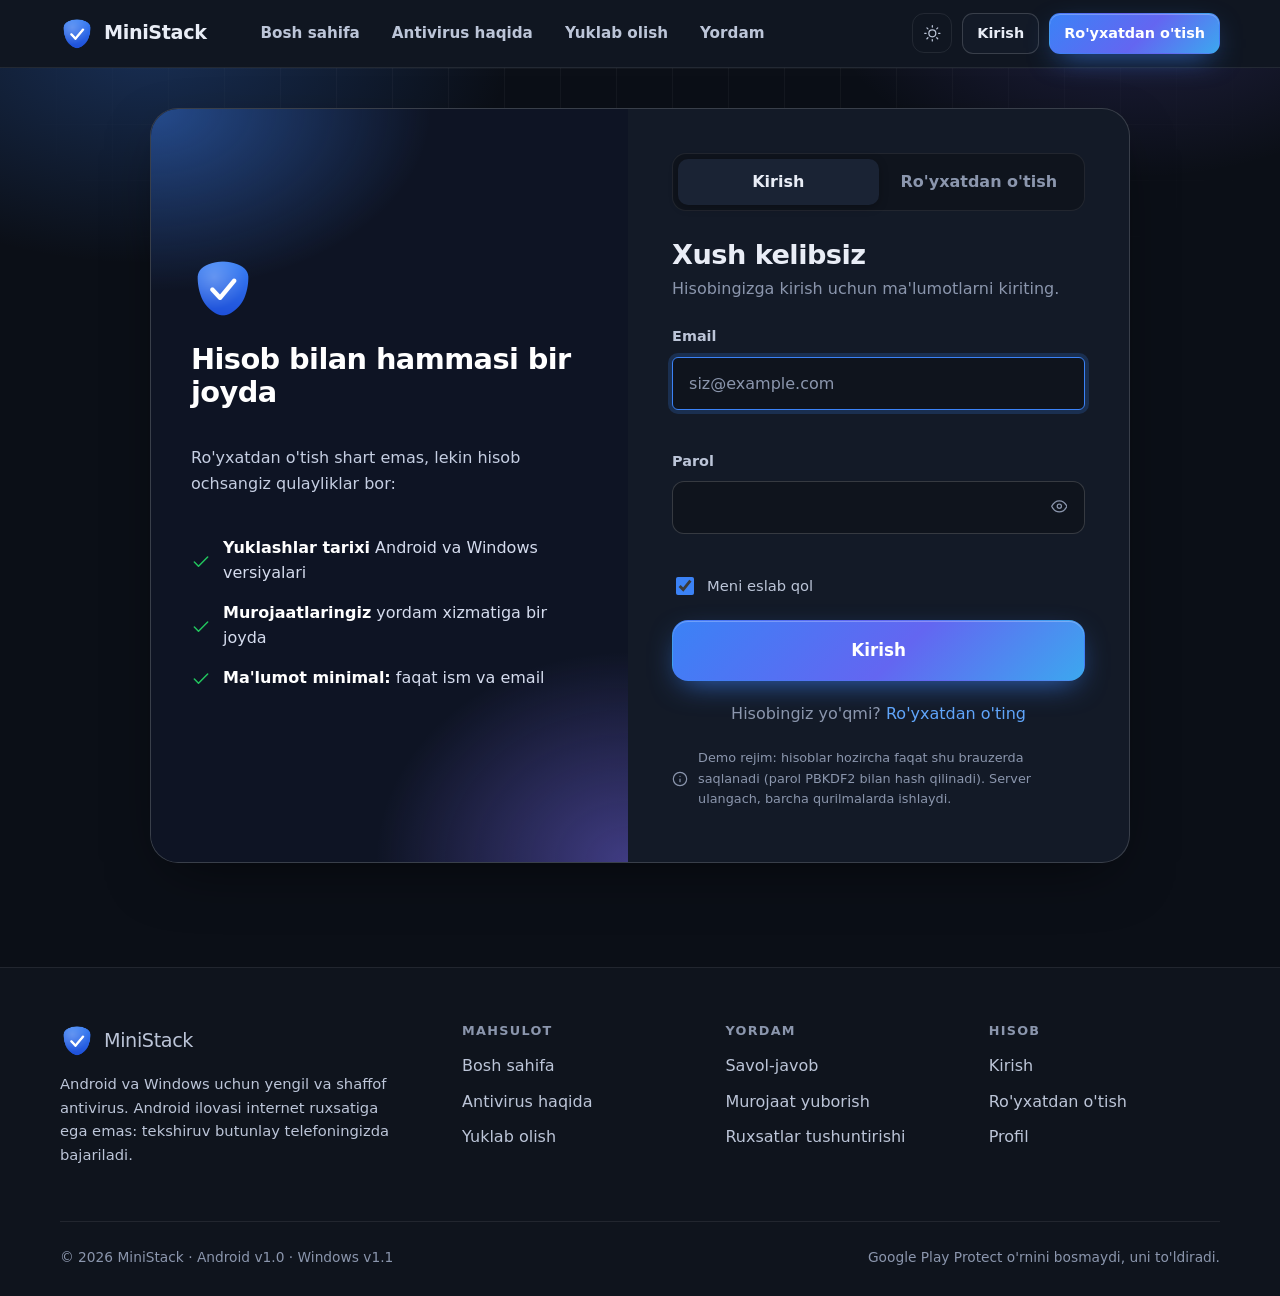
<file: auth.html>
<!doctype html>
<html lang="uz" data-theme="dark">
<head>
  <meta charset="utf-8">
  <meta name="viewport" content="width=device-width, initial-scale=1">
  <title>Kirish va ro'yxatdan o'tish · MiniStack</title>
  <meta name="description" content="MiniStack hisobiga kiring yoki yangi hisob oching: yuklashlar tarixi va murojaatlaringiz bir joyda.">
  <meta name="theme-color" content="#0b0f17">
  <link rel="icon" href="assets/img/logo.png">
  <link rel="stylesheet" href="assets/css/style.css">
  <script>try{var t=JSON.parse(localStorage.getItem("ms_theme"));if(t)document.documentElement.setAttribute("data-theme",t)}catch(e){}</script>
</head>
<body data-page="auth">
<a class="skip" href="#main">Asosiy kontentga o'tish</a>
<div id="site-header"></div>

<main id="main" class="auth-wrap">
  <div class="bg-decor"></div>
  <div class="auth reveal">
    <aside class="auth-side">
      <img src="assets/img/logo.png" alt="" width="64" height="64">
      <h2>Hisob bilan hammasi bir joyda</h2>
      <p>Ro'yxatdan o'tish shart emas, lekin hisob ochsangiz qulayliklar bor:</p>
      <ul class="checklist">
        <li><span data-icon="check"></span><span><b>Yuklashlar tarixi</b> Android va Windows versiyalari</span></li>
        <li><span data-icon="check"></span><span><b>Murojaatlaringiz</b> yordam xizmatiga bir joyda</span></li>
        <li><span data-icon="check"></span><span><b>Ma'lumot minimal:</b> faqat ism va email</span></li>
      </ul>
    </aside>

    <div class="auth-main">
      <div class="tabs" role="tablist">
        <button type="button" role="tab" id="tab-login" data-mode="login" class="on">Kirish</button>
        <button type="button" role="tab" id="tab-register" data-mode="register">Ro'yxatdan o'tish</button>
      </div>

      <!-- LOGIN -->
      <form id="login-form" novalidate data-form="login">
        <h1>Xush kelibsiz</h1>
        <p class="sub muted">Hisobingizga kirish uchun ma'lumotlarni kiriting.</p>
        <div class="form-error" role="alert" data-error></div>
        <div class="field"><label for="l-email">Email</label><input id="l-email" name="email" type="email" autocomplete="email" placeholder="siz@example.com" required><div class="msg" data-for="email"></div></div>
        <div class="field"><label for="l-pw">Parol</label>
          <div class="pw-wrap"><input id="l-pw" name="password" type="password" autocomplete="current-password" required><button type="button" data-toggle-pw aria-label="Parolni ko'rsatish"><span data-icon="eye"></span></button></div>
          <div class="msg" data-for="password"></div></div>
        <div class="row" style="margin-bottom:22px"><label class="check"><input type="checkbox" name="remember" checked><span>Meni eslab qol</span></label></div>
        <button class="btn btn-primary btn-block btn-lg" type="submit" data-submit>Kirish</button>
        <p class="muted" style="text-align:center;margin:20px 0 0">Hisobingiz yo'qmi? <a href="#" data-switch="register">Ro'yxatdan o'ting</a></p>
      </form>

      <!-- REGISTER -->
      <form id="register-form" novalidate data-form="register" hidden>
        <h1>Hisob oching</h1>
        <p class="sub muted">Bir daqiqadan kam vaqt oladi.</p>
        <div class="form-error" role="alert" data-error></div>
        <div class="field"><label for="r-name">Ism</label><input id="r-name" name="name" autocomplete="name" placeholder="Ismingiz" required><div class="msg" data-for="name"></div></div>
        <div class="field"><label for="r-email">Email</label><input id="r-email" name="email" type="email" autocomplete="email" placeholder="siz@example.com" required><div class="msg" data-for="email"></div></div>
        <div class="field"><label for="r-pw">Parol</label>
          <div class="pw-wrap"><input id="r-pw" name="password" type="password" autocomplete="new-password" required><button type="button" data-toggle-pw aria-label="Parolni ko'rsatish"><span data-icon="eye"></span></button></div>
          <div class="strength" data-strength data-s="0" aria-hidden="true"><i></i><i></i><i></i><i></i></div>
          <div class="hint" data-strength-text>Kamida 8 ta belgi, harf va raqam bilan.</div>
          <div class="msg" data-for="password"></div></div>
        <div class="field"><label for="r-pw2">Parolni tasdiqlang</label><input id="r-pw2" name="confirm" type="password" autocomplete="new-password" required><div class="msg" data-for="confirm"></div></div>
        <button class="btn btn-primary btn-block btn-lg" type="submit" data-submit>Hisob ochish</button>
        <p class="muted" style="text-align:center;margin:20px 0 0">Hisobingiz bormi? <a href="#" data-switch="login">Kiring</a></p>
      </form>

      <p class="demo-note"><span data-icon="info"></span><span>Demo rejim: hisoblar hozircha faqat shu brauzerda saqlanadi (parol PBKDF2 bilan hash qilinadi). Server ulangach, barcha qurilmalarda ishlaydi.</span></p>
    </div>
  </div>
</main>

<div id="site-footer"></div>
<script src="assets/js/config.js"></script>
<script src="assets/js/store.js"></script>
<script src="assets/js/auth.js"></script>
<script src="assets/js/layout.js"></script>
<script src="assets/js/auth-page.js"></script>
</body>
</html>
</file>
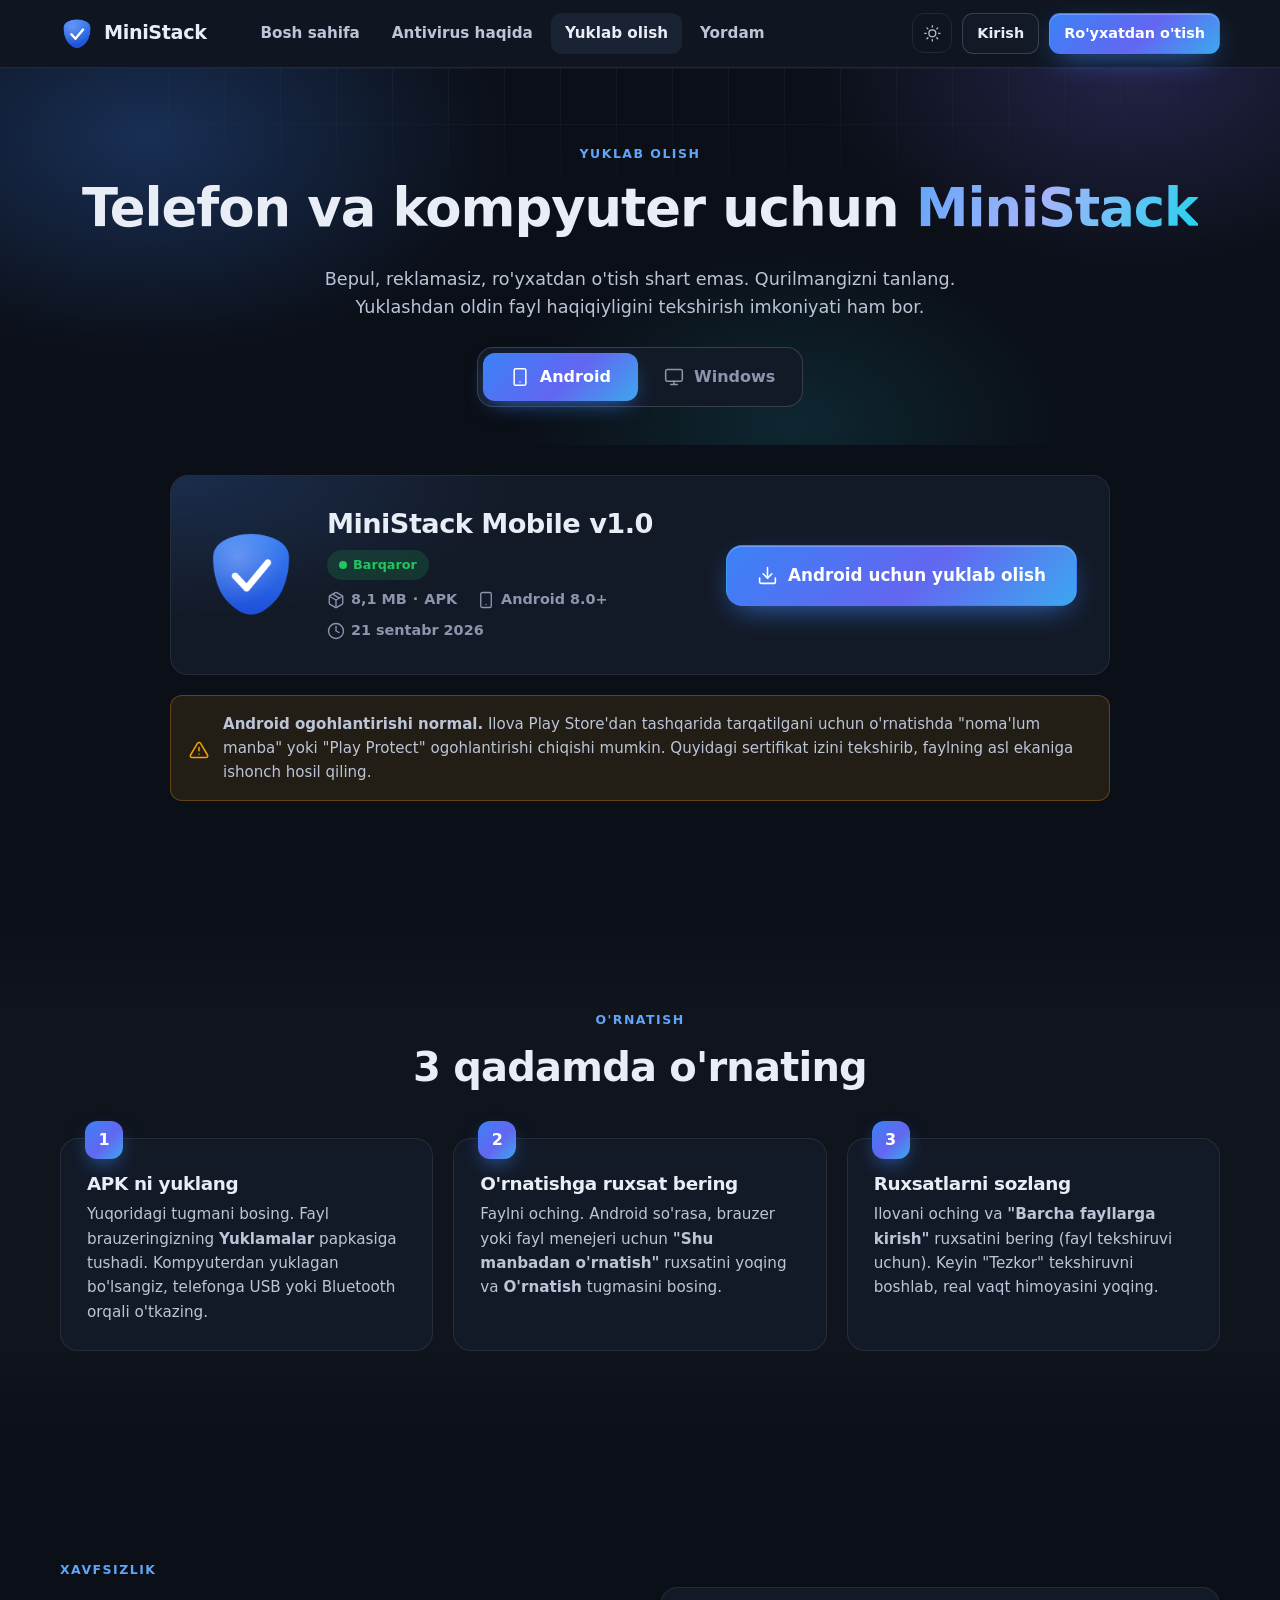
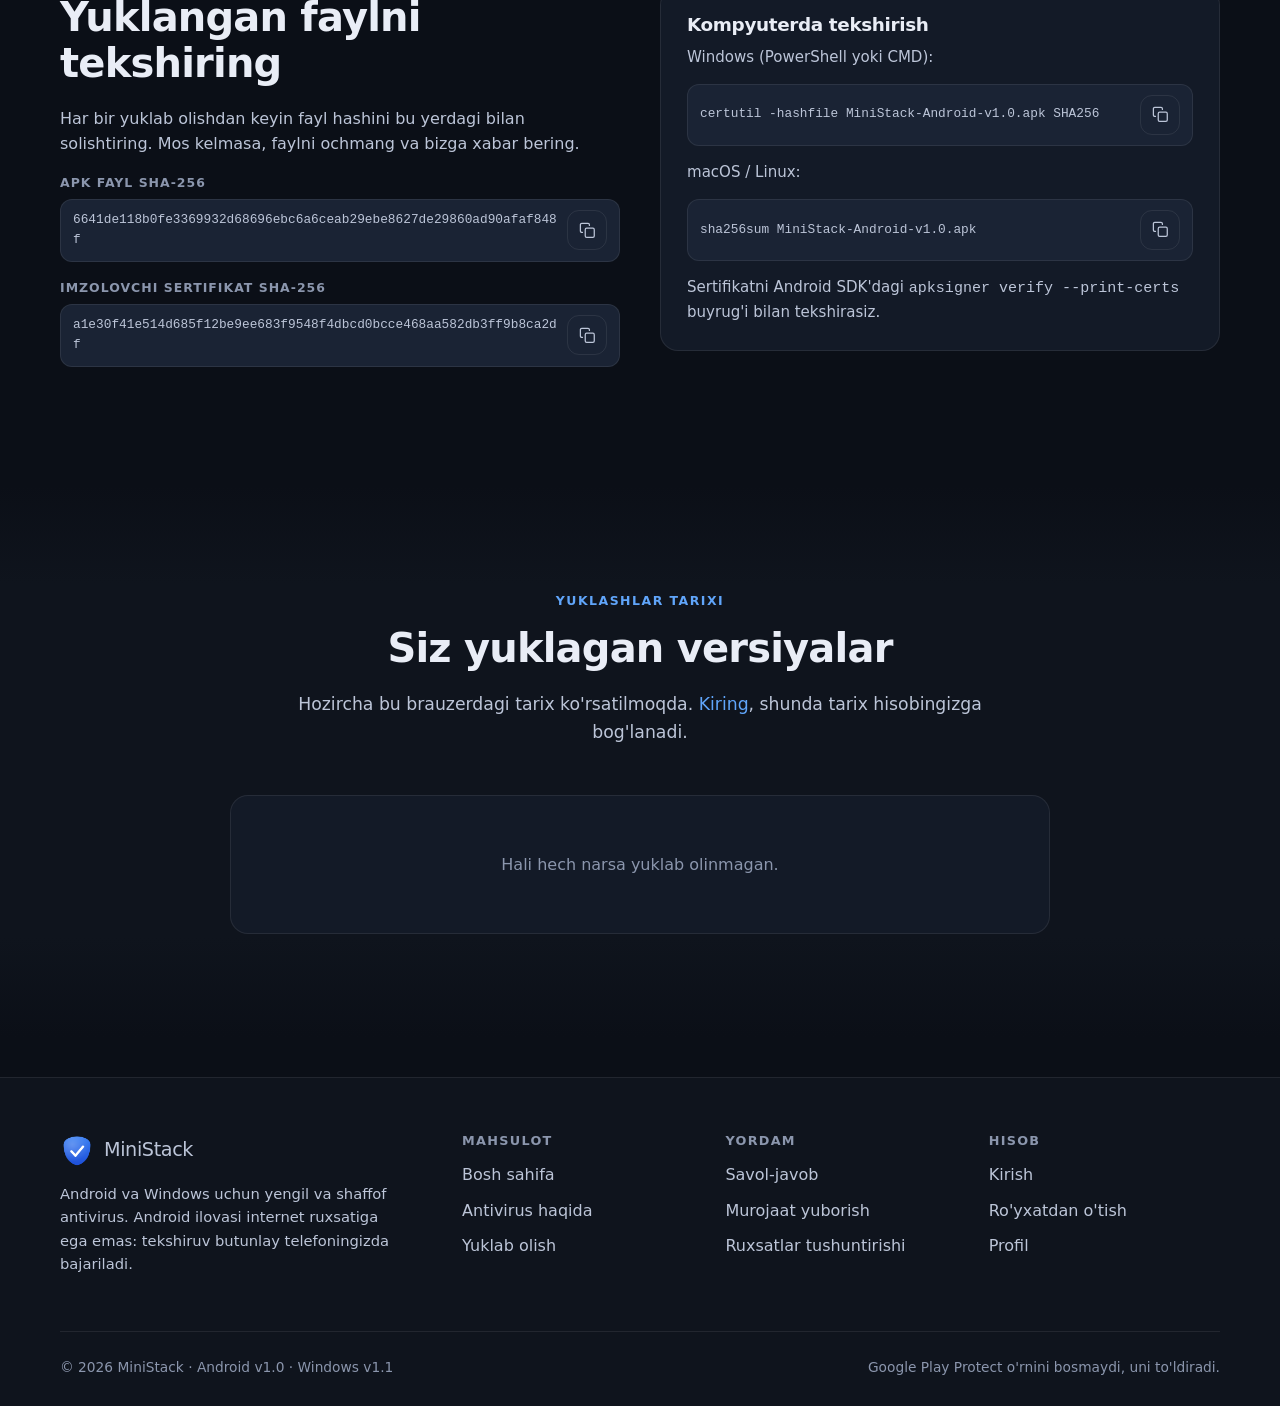
<file: download.html>
<!doctype html>
<html lang="uz" data-theme="dark">
<head>
  <meta charset="utf-8">
  <meta name="viewport" content="width=device-width, initial-scale=1">
  <title>Yuklab olish · MiniStack</title>
  <meta name="description" content="MiniStack ni Android (APK) va Windows uchun yuklab oling. O'rnatish yo'riqnomasi va fayl haqiqiyligini SHA-256 orqali tekshirish.">
  <meta name="theme-color" content="#0b0f17">
  <link rel="icon" href="assets/img/logo.png">
  <link rel="stylesheet" href="assets/css/style.css">
  <script>try{var t=JSON.parse(localStorage.getItem("ms_theme"));if(t)document.documentElement.setAttribute("data-theme",t)}catch(e){}</script>
</head>
<body data-page="download">
<a class="skip" href="#main">Asosiy kontentga o'tish</a>
<div id="site-header"></div>

<main id="main">
  <section class="page-hero">
    <div class="bg-decor"></div>
    <div class="container">
      <span class="eyebrow reveal">Yuklab olish</span>
      <h1 class="reveal" style="--d:.05s;font-size:clamp(2rem,4.6vw,3.3rem)">Telefon va kompyuter uchun <span class="grad-text">MiniStack</span></h1>
      <p class="reveal" style="--d:.1s">Bepul, reklamasiz, ro'yxatdan o'tish shart emas. Qurilmangizni tanlang. Yuklashdan oldin fayl haqiqiyligini tekshirish imkoniyati ham bor.</p>
      <div class="platform-switch reveal" style="--d:.15s" role="tablist" aria-label="Platforma">
        <button type="button" role="tab" data-platform="android"><span data-icon="smartphone"></span>Android</button>
        <button type="button" role="tab" data-platform="windows"><span data-icon="monitor"></span>Windows</button>
      </div>
    </div>
  </section>

  <section class="section" style="padding-top:30px">
    <div class="container" style="max-width:940px">
      <div class="card dl-card reveal">
        <img class="logo" src="assets/img/logo.png" alt="MiniStack logotipi">
        <div>
          <div style="display:flex;gap:10px;align-items:center;flex-wrap:wrap"><h2 style="margin:0;font-size:1.7rem"><span data-title></span> <span data-v></span></h2><span class="chip green"><i class="pulse-dot"></i>Barqaror</span></div>
          <div class="meta">
            <span style="display:inline-flex;gap:6px;align-items:center"><span data-icon="package"></span><span data-size></span> · <span data-kind></span></span>
            <span style="display:inline-flex;gap:6px;align-items:center"><span data-icon="smartphone" data-only="android"></span><span data-icon="monitor" data-only="windows"></span><span data-req></span></span>
            <span style="display:inline-flex;gap:6px;align-items:center"><span data-icon="clock"></span><span data-date></span></span>
          </div>
        </div>
        <a class="btn btn-primary btn-lg" id="dl-btn" href="#" download><span data-icon="download"></span><span data-btn-label>Yuklab olish</span></a>
      </div>

      <div class="callout reveal" style="margin-top:20px" data-panel="android">
        <span data-icon="alert"></span>
        <p><b>Android ogohlantirishi normal.</b> Ilova Play Store'dan tashqarida tarqatilgani uchun o'rnatishda "noma'lum manba" yoki "Play Protect" ogohlantirishi chiqishi mumkin. Quyidagi sertifikat izini tekshirib, faylning asl ekaniga ishonch hosil qiling.</p>
      </div>
      <div class="callout reveal" style="margin-top:20px" data-panel="windows">
        <span data-icon="alert"></span>
        <p><b>Windows SmartScreen ogohlantirishi normal.</b> Dastur hali raqamli imzolanmagan, shuning uchun birinchi ishga tushirishda "Windows protected your PC" chiqishi mumkin. SHA-256 mos kelsa, <b>More info → Run anyway</b> ni bosing.</p>
      </div>
    </div>
  </section>

  <section class="section alt" id="ornatish">
    <div class="container">
      <div class="section-head reveal"><span class="eyebrow">O'rnatish</span><h2>3 qadamda o'rnating</h2></div>

      <div class="steps" style="margin-top:20px" data-panel="android">
        <div class="card step reveal"><h3>APK ni yuklang</h3><p>Yuqoridagi tugmani bosing. Fayl brauzeringizning <b>Yuklamalar</b> papkasiga tushadi. Kompyuterdan yuklagan bo'lsangiz, telefonga USB yoki Bluetooth orqali o'tkazing.</p></div>
        <div class="card step reveal" style="--d:.06s"><h3>O'rnatishga ruxsat bering</h3><p>Faylni oching. Android so'rasa, brauzer yoki fayl menejeri uchun <b>"Shu manbadan o'rnatish"</b> ruxsatini yoqing va <b>O'rnatish</b> tugmasini bosing.</p></div>
        <div class="card step reveal" style="--d:.12s"><h3>Ruxsatlarni sozlang</h3><p>Ilovani oching va <b>"Barcha fayllarga kirish"</b> ruxsatini bering (fayl tekshiruvi uchun). Keyin "Tezkor" tekshiruvni boshlab, real vaqt himoyasini yoqing.</p></div>
      </div>

      <div class="steps" style="margin-top:20px" data-panel="windows">
        <div class="card step reveal"><h3>ZIP ni yuklang</h3><p>Yuqoridagi tugmani bosing va arxivni istalgan joyga <b>to'liq chiqaring</b> (o'ng tugma → Extract All). Barcha fayllar bitta papkada qolishi shart: dastur <code>signatures.db</code> ni o'z yonidan o'qiydi.</p></div>
        <div class="card step reveal" style="--d:.06s"><h3>Ishga tushiring</h3><p><b>MiniStack.exe</b> ni ikki marta bosing. SmartScreen chiqsa, <b>More info → Run anyway</b>. Fon rejimi uchun <b>start-protection.bat</b> (tepsida ishlaydi).</p></div>
        <div class="card step reveal" style="--d:.12s"><h3>Tekshiruvni boshlang</h3><p>"Tezkor tekshiruv" ishlayotgan jarayonlar, avtoyuklash va xavfli papkalarni ko'radi. Xohlasangiz, ilova ichidan kuchli <b>ClamAV</b> dvigatelini ham o'rnatishingiz mumkin (~215 MB).</p></div>
      </div>
    </div>
  </section>

  <section class="section" id="tekshirish">
    <div class="container split">
      <div class="reveal">
        <span class="eyebrow">Xavfsizlik</span>
        <h2>Yuklangan faylni tekshiring</h2>
        <p>Har bir yuklab olishdan keyin fayl hashini bu yerdagi bilan solishtiring. Mos kelmasa, faylni ochmang va bizga xabar bering.</p>
        <div class="hash-row"><label><span data-kind></span> fayl SHA-256</label><div class="hashbox"><code id="h-file"></code><button class="icon-btn" type="button" data-copy="h-file" aria-label="Nusxalash"><span data-icon="copy"></span></button></div></div>
        <div class="hash-row" data-panel="android"><label>Imzolovchi sertifikat SHA-256</label><div class="hashbox"><code id="h-cert"></code><button class="icon-btn" type="button" data-copy="h-cert" aria-label="Nusxalash"><span data-icon="copy"></span></button></div></div>
        <div class="hash-row" data-panel="windows"><label>ZIP ichidagi MiniStack.exe SHA-256</label><div class="hashbox"><code id="h-exe"></code><button class="icon-btn" type="button" data-copy="h-exe" aria-label="Nusxalash"><span data-icon="copy"></span></button></div></div>
      </div>
      <div class="card reveal" style="--d:.08s">
        <h3>Kompyuterda tekshirish</h3>
        <p style="font-size:.94rem">Windows (PowerShell yoki CMD):</p>
        <div class="hashbox" style="margin-bottom:14px"><code id="cmd-win"></code><button class="icon-btn" type="button" data-copy="cmd-win" aria-label="Nusxalash"><span data-icon="copy"></span></button></div>
        <p style="font-size:.94rem">macOS / Linux:</p>
        <div class="hashbox" style="margin-bottom:14px"><code id="cmd-nix"></code><button class="icon-btn" type="button" data-copy="cmd-nix" aria-label="Nusxalash"><span data-icon="copy"></span></button></div>
        <p style="font-size:.94rem;margin:0" data-panel="android">Sertifikatni Android SDK'dagi <code>apksigner verify --print-certs</code> buyrug'i bilan tekshirasiz.</p>
        <p style="font-size:.94rem;margin:0" data-panel="windows">Chiqarilgan <code>MiniStack.exe</code> uchun ham xuddi shu buyruqni ishlating va yuqoridagi exe hashi bilan solishtiring.</p>
      </div>
    </div>
  </section>

  <section class="section alt" id="tarix">
    <div class="container" style="max-width:820px">
      <div class="section-head reveal"><span class="eyebrow">Yuklashlar tarixi</span><h2>Siz yuklagan versiyalar</h2><p id="hist-sub"></p></div>
      <div class="card reveal"><div class="history" id="history"></div></div>
    </div>
  </section>
</main>

<div id="site-footer"></div>
<script src="assets/js/config.js"></script>
<script src="assets/js/store.js"></script>
<script src="assets/js/auth.js"></script>
<script src="assets/js/layout.js"></script>
<script src="assets/js/download.js"></script>
</body>
</html>
</file>
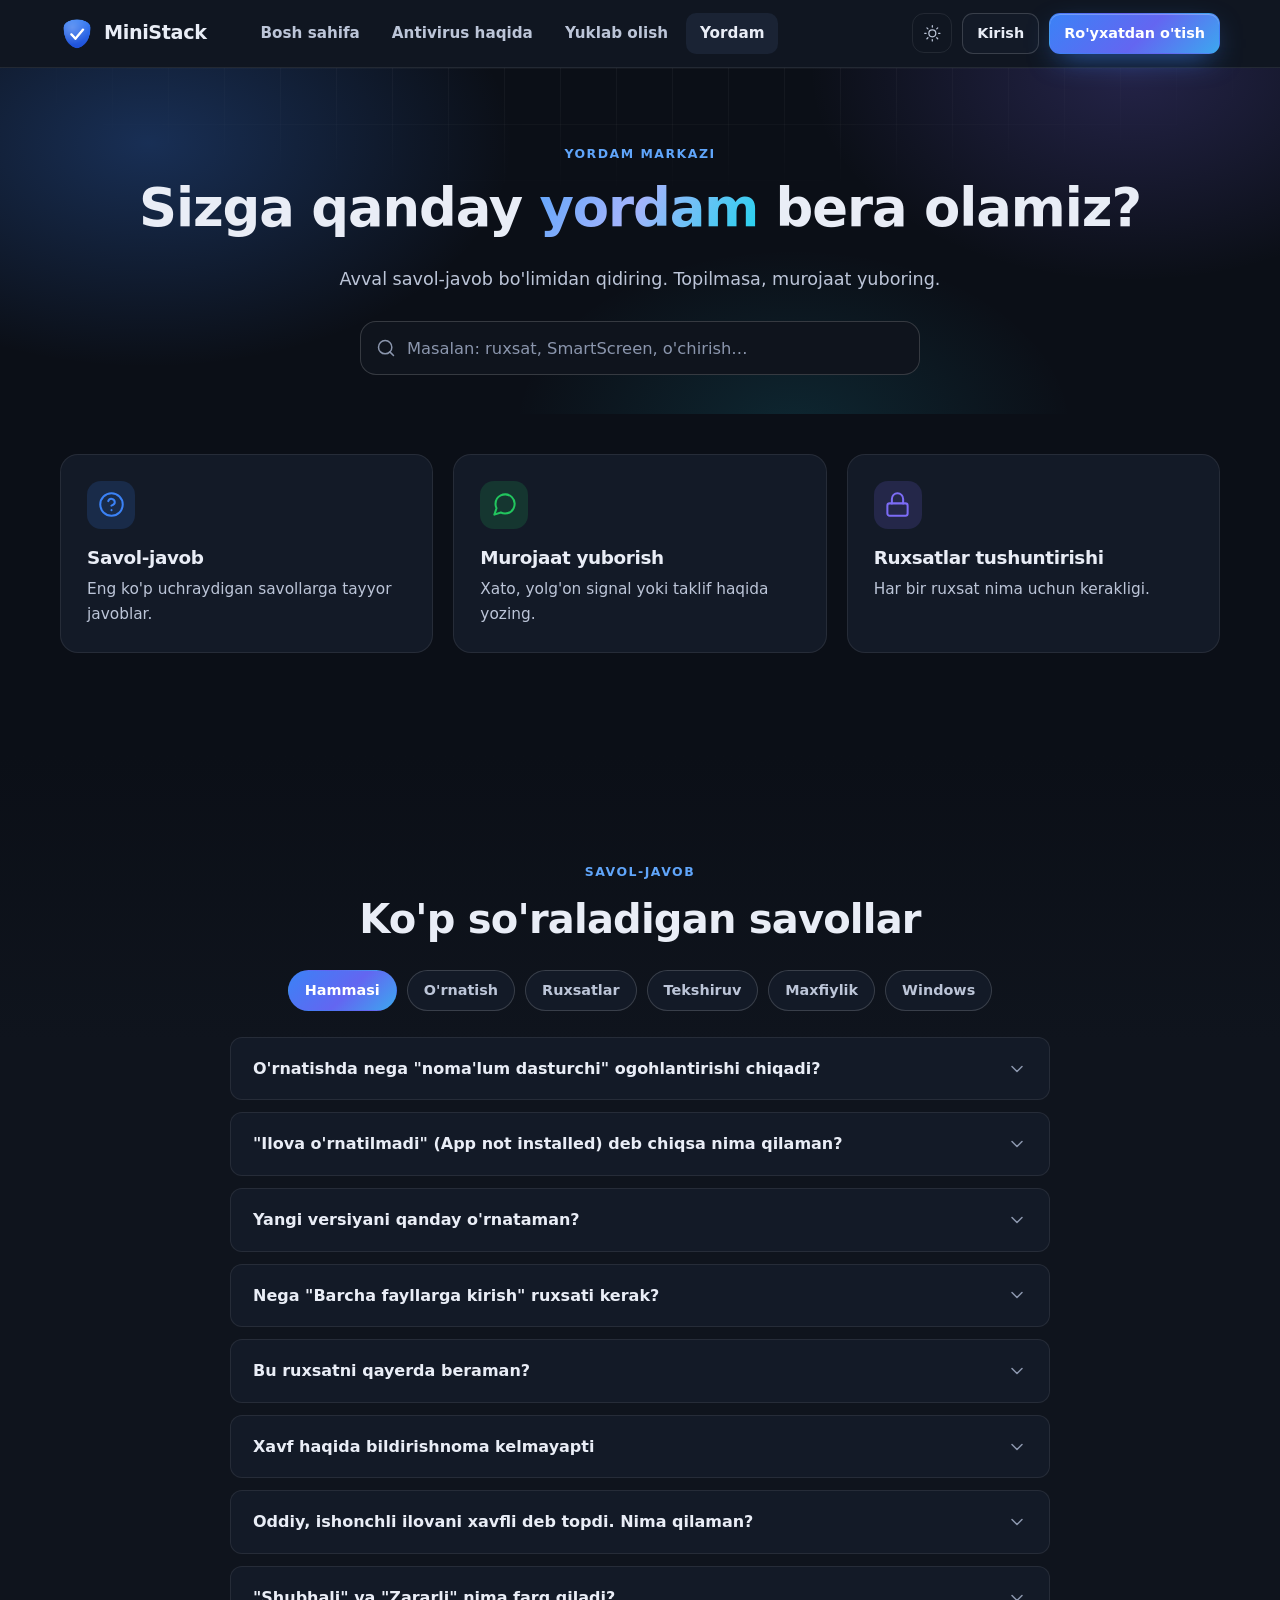
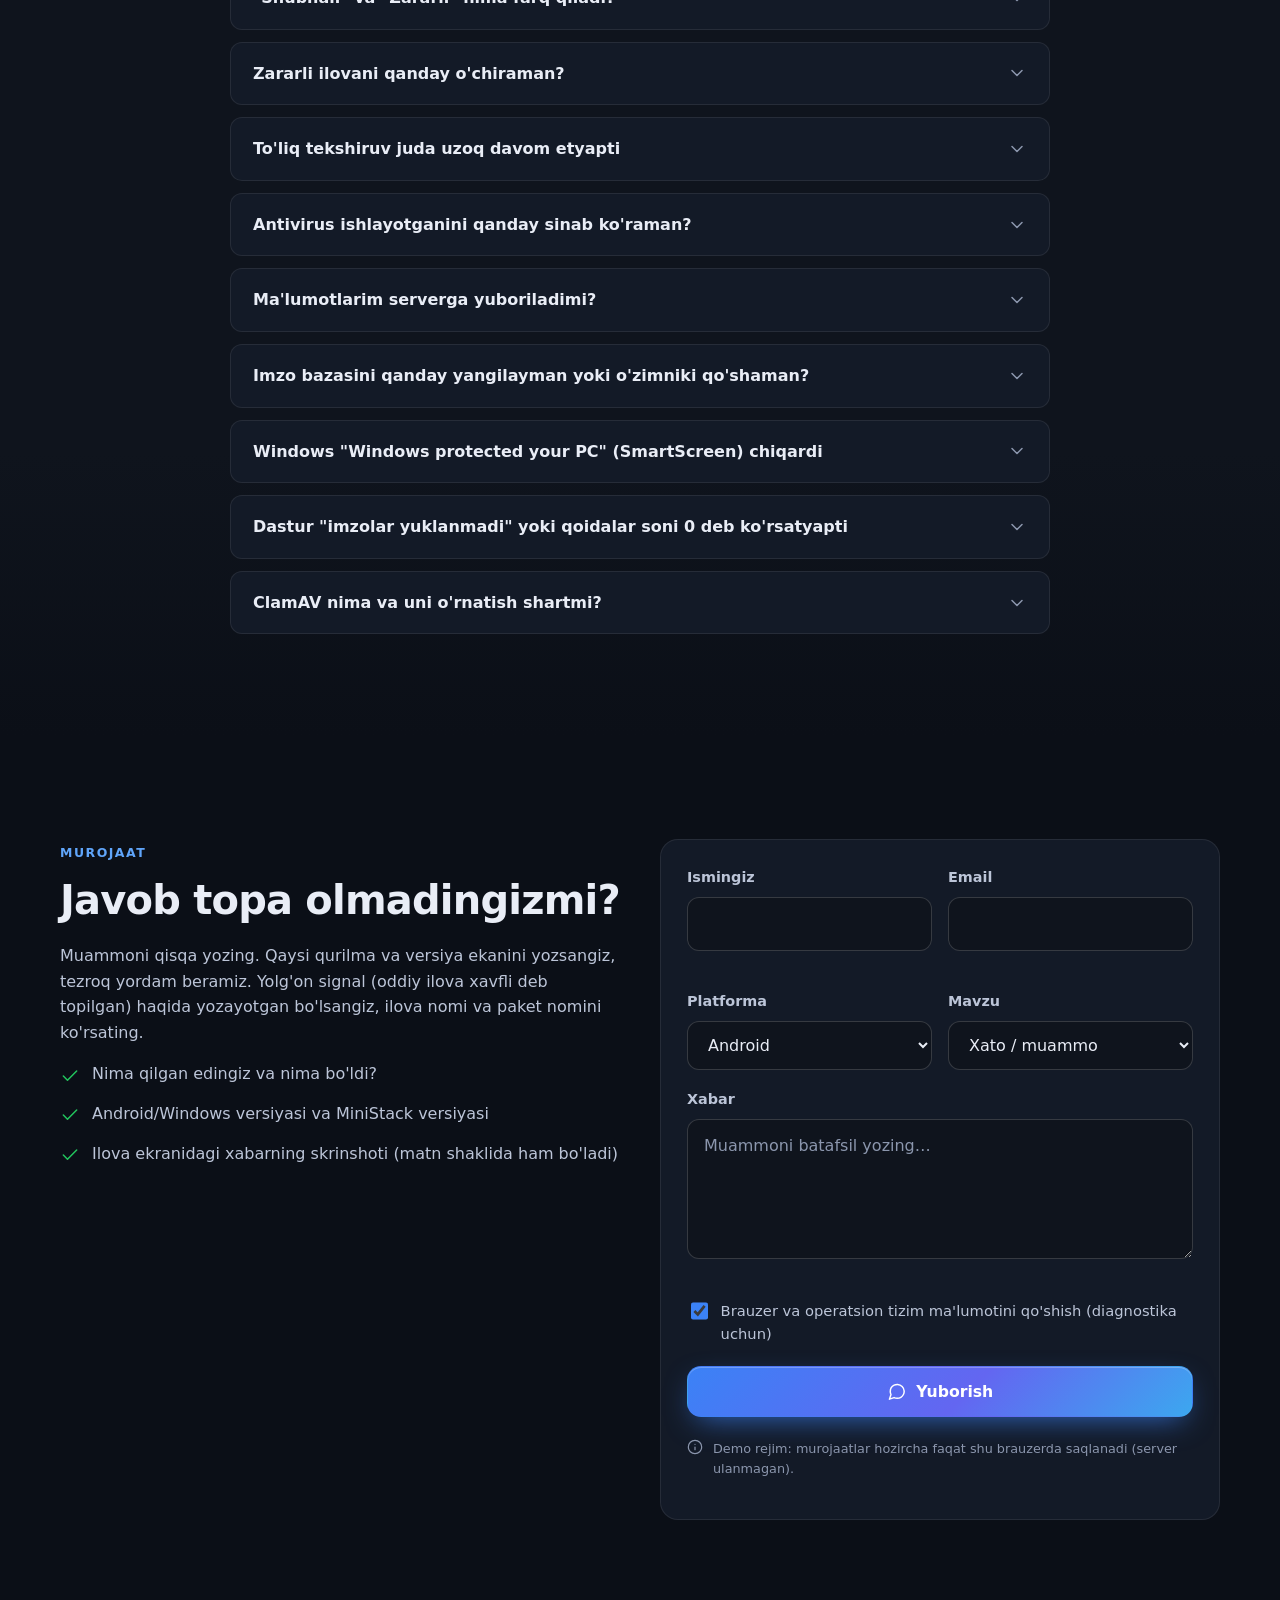
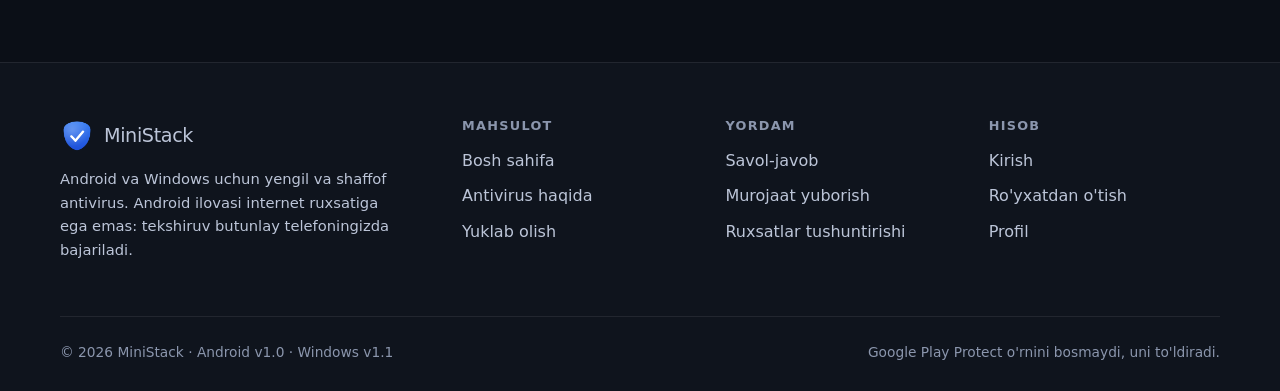
<file: support.html>
<!doctype html>
<html lang="uz" data-theme="dark">
<head>
  <meta charset="utf-8">
  <meta name="viewport" content="width=device-width, initial-scale=1">
  <title>Yordam · MiniStack</title>
  <meta name="description" content="MiniStack bo'yicha savol-javob, o'rnatish va ruxsatlar yo'riqnomasi hamda murojaat yuborish.">
  <meta name="theme-color" content="#0b0f17">
  <link rel="icon" href="assets/img/logo.png">
  <link rel="stylesheet" href="assets/css/style.css">
  <script>try{var t=JSON.parse(localStorage.getItem("ms_theme"));if(t)document.documentElement.setAttribute("data-theme",t)}catch(e){}</script>
</head>
<body data-page="support">
<a class="skip" href="#main">Asosiy kontentga o'tish</a>
<div id="site-header"></div>

<main id="main">
  <section class="page-hero">
    <div class="bg-decor"></div>
    <div class="container">
      <span class="eyebrow reveal">Yordam markazi</span>
      <h1 class="reveal" style="--d:.05s;font-size:clamp(2rem,4.6vw,3.3rem)">Sizga qanday <span class="grad-text">yordam</span> bera olamiz?</h1>
      <p class="reveal" style="--d:.1s">Avval savol-javob bo'limidan qidiring. Topilmasa, murojaat yuboring.</p>
      <div class="search reveal" style="--d:.15s">
        <span data-icon="search"></span>
        <input id="q" type="search" placeholder="Masalan: ruxsat, SmartScreen, o'chirish…" aria-label="Savol-javobdan qidirish" autocomplete="off">
      </div>
    </div>
  </section>

  <section class="section" style="padding-top:40px">
    <div class="container">
      <div class="contact-cards" id="channels">
        <a class="card hover feature reveal" href="#faq" style="--c:var(--accent)"><div class="ico-wrap"><span data-icon="help"></span></div><h3>Savol-javob</h3><p>Eng ko'p uchraydigan savollarga tayyor javoblar.</p></a>
        <a class="card hover feature reveal" href="#murojaat" style="--c:var(--green);--d:.06s"><div class="ico-wrap"><span data-icon="message"></span></div><h3>Murojaat yuborish</h3><p>Xato, yolg'on signal yoki taklif haqida yozing.</p></a>
        <a class="card hover feature reveal" href="antivirus.html#ruxsatlar" style="--c:var(--violet);--d:.12s"><div class="ico-wrap"><span data-icon="lock"></span></div><h3>Ruxsatlar tushuntirishi</h3><p>Har bir ruxsat nima uchun kerakligi.</p></a>
      </div>
    </div>
  </section>

  <section class="section alt" id="faq">
    <div class="container">
      <div class="section-head reveal" style="margin-bottom:28px"><span class="eyebrow">Savol-javob</span><h2>Ko'p so'raladigan savollar</h2></div>
      <div class="cats" id="cats" role="tablist" aria-label="Kategoriyalar"></div>
      <div class="faq" id="faq-list"></div>
      <div class="empty" id="faq-empty" hidden>
        <p>Hech narsa topilmadi. <a href="#murojaat">Murojaat yuboring</a>, tez orada javob beramiz.</p>
      </div>
    </div>
  </section>

  <section class="section" id="murojaat">
    <div class="container split" style="align-items:start">
      <div class="reveal">
        <span class="eyebrow">Murojaat</span>
        <h2>Javob topa olmadingizmi?</h2>
        <p>Muammoni qisqa yozing. Qaysi qurilma va versiya ekanini yozsangiz, tezroq yordam beramiz. Yolg'on signal (oddiy ilova xavfli deb topilgan) haqida yozayotgan bo'lsangiz, ilova nomi va paket nomini ko'rsating.</p>
        <ul class="checklist">
          <li><span data-icon="check"></span><span>Nima qilgan edingiz va nima bo'ldi?</span></li>
          <li><span data-icon="check"></span><span>Android/Windows versiyasi va MiniStack versiyasi</span></li>
          <li><span data-icon="check"></span><span>Ilova ekranidagi xabarning skrinshoti (matn shaklida ham bo'ladi)</span></li>
        </ul>
        <div id="extra-channels" style="display:grid;gap:10px"></div>
      </div>

      <div>
        <form class="card reveal" id="ticket-form" style="--d:.08s" novalidate>
          <div class="form-error" id="t-error" role="alert"></div>
          <div class="grid c2" style="gap:0 16px">
            <div class="field"><label for="t-name">Ismingiz</label><input id="t-name" name="name" autocomplete="name" required><div class="msg" data-for="name"></div></div>
            <div class="field"><label for="t-email">Email</label><input id="t-email" name="email" type="email" autocomplete="email" required><div class="msg" data-for="email"></div></div>
          </div>
          <div class="grid c2" style="gap:0 16px">
            <div class="field"><label for="t-platform">Platforma</label>
              <select id="t-platform" name="platform"><option value="Android">Android</option><option value="Windows">Windows</option><option value="Sayt">Sayt</option></select></div>
            <div class="field"><label for="t-cat">Mavzu</label>
              <select id="t-cat" name="cat"><option>Xato / muammo</option><option>Yolg'on signal</option><option>Savol</option><option>Taklif</option></select></div>
          </div>
          <div class="field"><label for="t-msg">Xabar</label><textarea id="t-msg" name="message" required minlength="10" placeholder="Muammoni batafsil yozing…"></textarea><div class="msg" data-for="message"></div></div>
          <label class="check" style="margin-bottom:20px"><input type="checkbox" id="t-env" checked><span>Brauzer va operatsion tizim ma'lumotini qo'shish (diagnostika uchun)</span></label>
          <button class="btn btn-primary btn-block" type="submit" id="t-submit"><span data-icon="message"></span>Yuborish</button>
          <p class="demo-note" id="t-note"></p>
        </form>

        <div class="card reveal" style="margin-top:20px" id="my-tickets-card" hidden>
          <h3>Murojaatlarim</h3>
          <div style="display:grid;gap:12px;margin-top:14px" id="my-tickets"></div>
        </div>
      </div>
    </div>
  </section>
</main>

<div id="site-footer"></div>
<script src="assets/js/config.js"></script>
<script src="assets/js/store.js"></script>
<script src="assets/js/auth.js"></script>
<script src="assets/js/layout.js"></script>
<script src="assets/js/support.js"></script>
</body>
</html>
</file>
<file: assets/css/style.css>
/* ==========================================================================
   MiniStack sayti: dizayn tizimi
   Ranglar ilovadagi palitra bilan bir xil (#0F131B / #3B82F6 / #22C55E ...)
   ========================================================================== */

:root {
  --bg: #0b0f17;
  --bg-2: #0f141d;
  --card: #131a27;
  --card-hi: #1a2334;
  --line: rgba(255, 255, 255, 0.08);
  --line-strong: rgba(255, 255, 255, 0.16);
  --text: #e9edf6;
  --soft: #bcc5d8;
  --muted: #8b96ad;
  --accent: #3b82f6;
  --accent-2: #60a5fa;
  --violet: #7c6cf6;
  --cyan: #22d3ee;
  --green: #22c55e;
  --red: #ef4444;
  --amber: #f59e0b;
  --grad: linear-gradient(135deg, #3b82f6 0%, #6366f1 55%, #22d3ee 130%);
  --grad-text: linear-gradient(120deg, #60a5fa 0%, #a5b4fc 45%, #22d3ee 100%);
  --glass: rgba(19, 26, 39, 0.7);
  --shadow: 0 20px 60px -20px rgba(0, 0, 0, 0.6);
  --radius: 18px;
  --radius-sm: 12px;
  --container: 1160px;
  --header-h: 68px;
  color-scheme: dark;
}

:root[data-theme="light"] {
  --bg: #f5f7fb;
  --bg-2: #eef2f9;
  --card: #ffffff;
  --card-hi: #f1f5fc;
  --line: rgba(15, 23, 42, 0.09);
  --line-strong: rgba(15, 23, 42, 0.18);
  --text: #0f172a;
  --soft: #334155;
  --muted: #64748b;
  --accent: #2563eb;
  --accent-2: #3b82f6;
  --glass: rgba(255, 255, 255, 0.78);
  --shadow: 0 20px 50px -25px rgba(30, 41, 59, 0.35);
  color-scheme: light;
}

*, *::before, *::after { box-sizing: border-box; }
[hidden] { display: none !important; }
html { scroll-behavior: smooth; scroll-padding-top: calc(var(--header-h) + 16px); }
body {
  margin: 0;
  background: var(--bg);
  color: var(--text);
  font-family: "Inter", ui-sans-serif, system-ui, -apple-system, "Segoe UI", Roboto, "Helvetica Neue", Arial, sans-serif;
  font-size: 16px;
  line-height: 1.6;
  -webkit-font-smoothing: antialiased;
  overflow-x: hidden;
}
img, svg { max-width: 100%; display: block; }
a { color: var(--accent-2); text-decoration: none; }
a:hover { text-decoration: underline; }
h1, h2, h3, h4 { line-height: 1.15; margin: 0 0 .5em; letter-spacing: -0.02em; }
h1 { font-size: clamp(2.3rem, 5.4vw, 4rem); font-weight: 800; }
h2 { font-size: clamp(1.7rem, 3.4vw, 2.5rem); font-weight: 800; }
h3 { font-size: 1.15rem; font-weight: 700; }
p { margin: 0 0 1em; color: var(--soft); }
small, .muted { color: var(--muted); }
code, .mono { font-family: ui-monospace, "Cascadia Code", "SF Mono", Consolas, monospace; }
:focus-visible { outline: 2px solid var(--accent-2); outline-offset: 3px; border-radius: 6px; }
.sr-only { position: absolute; width: 1px; height: 1px; overflow: hidden; clip: rect(0 0 0 0); white-space: nowrap; }
.skip { position: absolute; left: -999px; top: 8px; background: var(--accent); color: #fff; padding: 8px 14px; border-radius: 8px; z-index: 200; }
.skip:focus { left: 8px; }

.container { width: min(100% - 40px, var(--container)); margin-inline: auto; }
.section { padding: clamp(56px, 8vw, 104px) 0; position: relative; overflow-x: clip; }
.section.alt { background: linear-gradient(180deg, transparent, var(--bg-2) 18%, var(--bg-2) 82%, transparent); }
.section-head { max-width: 720px; margin: 0 auto 48px; text-align: center; }
.section-head p { font-size: 1.08rem; }
.eyebrow {
  display: inline-flex; align-items: center; gap: 8px;
  font-size: .78rem; font-weight: 700; letter-spacing: .12em; text-transform: uppercase;
  color: var(--accent-2); margin-bottom: 14px;
}
.grad-text { background: var(--grad-text); -webkit-background-clip: text; background-clip: text; color: transparent; }

/* ---------- Icons ---------- */
.ico { display: inline-flex; width: 1.25em; height: 1.25em; flex: none; vertical-align: middle; }
[data-icon] { display: inline-flex; align-items: center; }
.ico svg { width: 100%; height: 100%; }

/* ---------- Background decor ---------- */
.bg-decor { position: absolute; inset: 0; overflow: hidden; pointer-events: none; z-index: 0; }
.bg-decor::before {
  content: ""; position: absolute; inset: -20% -10% auto -10%; height: 720px;
  background:
    radial-gradient(520px 320px at 18% 20%, rgba(59, 130, 246, .28), transparent 70%),
    radial-gradient(460px 300px at 82% 10%, rgba(124, 108, 246, .22), transparent 70%),
    radial-gradient(400px 260px at 60% 60%, rgba(34, 211, 238, .12), transparent 70%);
}
.bg-decor::after {
  content: ""; position: absolute; inset: 0;
  background-image:
    linear-gradient(var(--line) 1px, transparent 1px),
    linear-gradient(90deg, var(--line) 1px, transparent 1px);
  background-size: 56px 56px;
  mask-image: radial-gradient(ellipse 70% 50% at 50% 0%, #000 20%, transparent 75%);
  -webkit-mask-image: radial-gradient(ellipse 70% 50% at 50% 0%, #000 20%, transparent 75%);
  opacity: .5;
}

/* ---------- Header ---------- */
.header {
  position: sticky; top: 0; z-index: 100;
  height: var(--header-h);
  backdrop-filter: blur(12px);
  -webkit-backdrop-filter: blur(12px);
  background: var(--glass);
  border-bottom: 1px solid var(--line);
}
.header .container { height: 100%; display: flex; align-items: center; gap: 24px; }
.brand { display: flex; align-items: center; gap: 10px; color: var(--text); font-weight: 800; font-size: 1.2rem; letter-spacing: -.02em; }
.brand:hover { text-decoration: none; }
.brand img { width: 34px; height: 34px; }
.nav { display: flex; gap: 4px; margin-left: 16px; }
.nav a {
  color: var(--soft); padding: 8px 14px; border-radius: 10px; font-weight: 600; font-size: .95rem;
  transition: background .2s, color .2s;
}
.nav a:hover { background: var(--card-hi); color: var(--text); text-decoration: none; }
.nav a.active { color: var(--text); background: var(--card-hi); }
.header-actions { margin-left: auto; display: flex; align-items: center; gap: 10px; }
.icon-btn {
  width: 40px; height: 40px; display: grid; place-items: center; border-radius: 12px;
  background: transparent; border: 1px solid var(--line); color: var(--soft); cursor: pointer;
  transition: background .2s, color .2s, border-color .2s;
}
.icon-btn:hover { background: var(--card-hi); color: var(--text); border-color: var(--line-strong); }
.burger { display: none; }

.user-menu { position: relative; }
.user-chip {
  display: flex; align-items: center; gap: 10px; padding: 4px 12px 4px 4px; cursor: pointer;
  border: 1px solid var(--line); border-radius: 999px; background: var(--card); color: var(--text); font: inherit; font-weight: 600;
}
.user-chip:hover { border-color: var(--line-strong); }
.avatar {
  width: 32px; height: 32px; border-radius: 50%; display: grid; place-items: center;
  background: var(--grad); color: #fff; font-weight: 800; font-size: .85rem; flex: none;
}
.avatar.lg { width: 72px; height: 72px; font-size: 1.6rem; }
.dropdown {
  position: absolute; right: 0; top: calc(100% + 10px); min-width: 220px; padding: 8px;
  background: var(--card); border: 1px solid var(--line-strong); border-radius: 14px; box-shadow: var(--shadow);
  opacity: 0; visibility: hidden; transform: translateY(-6px); transition: .18s;
}
.user-menu.open .dropdown { opacity: 1; visibility: visible; transform: none; }
.dropdown a, .dropdown button {
  display: flex; align-items: center; gap: 10px; width: 100%; padding: 10px 12px; border-radius: 10px;
  background: none; border: 0; color: var(--soft); font: inherit; font-weight: 600; cursor: pointer; text-align: left;
}
.dropdown a:hover, .dropdown button:hover { background: var(--card-hi); color: var(--text); text-decoration: none; }
.dropdown .who { padding: 8px 12px 10px; border-bottom: 1px solid var(--line); margin-bottom: 6px; }
.dropdown .who b { display: block; }
.dropdown .who small { word-break: break-all; }

/* ---------- Buttons ---------- */
.btn {
  display: inline-flex; align-items: center; justify-content: center; gap: 10px;
  padding: 12px 22px; border-radius: 14px; border: 1px solid transparent;
  font: inherit; font-weight: 700; font-size: .98rem; cursor: pointer; white-space: nowrap;
  transition: transform .15s ease, box-shadow .25s ease, background .2s, border-color .2s;
}
.btn:hover { text-decoration: none; transform: translateY(-1px); }
.btn:active { transform: translateY(0); }
.btn-primary {
  color: #fff; background: var(--grad);
  box-shadow: 0 10px 30px -10px rgba(59, 130, 246, .8), inset 0 1px 0 rgba(255, 255, 255, .25);
}
.btn-primary:hover { box-shadow: 0 14px 38px -10px rgba(99, 102, 241, .9), inset 0 1px 0 rgba(255, 255, 255, .3); }
.btn-ghost { color: var(--text); background: var(--card); border-color: var(--line-strong); }
.btn-ghost:hover { background: var(--card-hi); }
.btn-danger { color: #fff; background: var(--red); }
.btn-sm { padding: 8px 14px; border-radius: 11px; font-size: .9rem; }
.btn-lg { padding: 16px 30px; font-size: 1.05rem; border-radius: 16px; }
.btn-block { width: 100%; }
.btn[disabled] { opacity: .6; cursor: not-allowed; transform: none; }

/* ---------- Cards, chips ---------- */
.card {
  background: var(--card); border: 1px solid var(--line); border-radius: var(--radius); padding: 26px;
  transition: transform .25s ease, border-color .25s ease, box-shadow .25s ease;
}
.card.hover:hover { transform: translateY(-4px); border-color: var(--line-strong); box-shadow: var(--shadow); }
.chip {
  display: inline-flex; align-items: center; gap: 6px; padding: 5px 12px; border-radius: 999px;
  font-size: .8rem; font-weight: 700; background: color-mix(in srgb, var(--c, var(--accent)) 16%, transparent); color: var(--c, var(--accent-2));
}
.chip.green { --c: var(--green); } .chip.red { --c: var(--red); } .chip.amber { --c: var(--amber); }
.pulse-dot { width: 8px; height: 8px; border-radius: 50%; background: var(--green); box-shadow: 0 0 0 0 rgba(34, 197, 94, .7); animation: pulse 2s infinite; }
@keyframes pulse { 70% { box-shadow: 0 0 0 9px rgba(34, 197, 94, 0); } 100% { box-shadow: 0 0 0 0 rgba(34, 197, 94, 0); } }

.grid { display: grid; gap: 20px; }
.grid.c2 { grid-template-columns: repeat(2, 1fr); }
.grid.c3 { grid-template-columns: repeat(3, 1fr); }
.grid.c4 { grid-template-columns: repeat(4, 1fr); }

.feature .ico-wrap {
  width: 48px; height: 48px; border-radius: 14px; display: grid; place-items: center; margin-bottom: 18px;
  background: color-mix(in srgb, var(--c, var(--accent)) 16%, transparent); color: var(--c, var(--accent-2));
  font-size: 1.35rem;
}
.feature p { margin: 0; font-size: .96rem; }

/* ---------- Hero ---------- */
.hero { padding: clamp(40px, 6vw, 84px) 0 clamp(56px, 8vw, 110px); position: relative; overflow-x: clip; }
.hero .container { position: relative; z-index: 1; display: grid; grid-template-columns: 1.08fr .92fr; gap: 40px; align-items: center; }
.hero .lead { font-size: 1.2rem; max-width: 560px; margin-bottom: 30px; }
.hero-badge {
  display: inline-flex; align-items: center; gap: 10px; padding: 6px 14px 6px 8px; border-radius: 999px;
  background: var(--card); border: 1px solid var(--line-strong); font-size: .85rem; font-weight: 600; color: var(--soft); margin-bottom: 22px;
}
.hero-badge b { background: var(--grad); color: #fff; padding: 2px 10px; border-radius: 999px; font-size: .75rem; }
.hero-cta { display: flex; flex-wrap: wrap; gap: 14px; margin-bottom: 28px; }
.trust { display: flex; flex-wrap: wrap; gap: 10px 22px; color: var(--muted); font-size: .9rem; font-weight: 600; }
.trust span { display: inline-flex; align-items: center; gap: 8px; }
.trust .ico { color: var(--green); }

/* Phone mockup */
.phone-stage { position: relative; display: grid; place-items: center; min-height: 560px; }
.phone-stage::before {
  content: ""; position: absolute; width: min(420px, 100%); aspect-ratio: 1; border-radius: 50%;
  background: radial-gradient(circle, rgba(59, 130, 246, .42), rgba(124, 108, 246, .16) 50%, transparent 70%);
}
.phone {
  position: relative; width: 290px; height: 590px; border-radius: 44px; padding: 10px;
  background: linear-gradient(145deg, #2a3348, #0d1119);
  box-shadow: 0 40px 80px -30px rgba(0, 0, 0, .8), 0 0 0 1px rgba(255, 255, 255, .1), inset 0 0 0 2px rgba(255, 255, 255, .04);
  animation: float 7s ease-in-out infinite; will-change: transform;
}
@keyframes float { 50% { transform: translateY(-12px) rotate(.4deg); } }
.phone .screen { position: relative; width: 100%; height: 100%; border-radius: 34px; overflow: hidden; background: #0f131b; color: #e9edf6; display: flex; flex-direction: column; }
.phone .notch { position: absolute; top: 10px; left: 50%; width: 84px; height: 22px; background: #000; border-radius: 20px; transform: translateX(-50%); z-index: 3; }
.scr-body { flex: 1; padding: 46px 14px 10px; display: flex; flex-direction: column; gap: 10px; overflow: hidden; }
.scr-card { background: #171c27; border: 1px solid rgba(255, 255, 255, .06); border-radius: 14px; padding: 12px; }
.scr-hero { display: flex; gap: 10px; align-items: center; }
.scr-hero img { width: 42px; height: 42px; }
.scr-hero b { display: block; color: #22c55e; font-size: .92rem; line-height: 1.2; }
.scr-hero small { color: #858fa6; font-size: .68rem; line-height: 1.3; display: block; margin-top: 2px; }
.scr-btns { display: grid; grid-template-columns: 1.1fr 1fr 1fr; gap: 6px; margin-top: 10px; }
.scr-btns span { text-align: center; padding: 8px 0; border-radius: 10px; font-size: .68rem; font-weight: 700; background: #202736; }
.scr-btns span:first-child { background: #3b82f6; }
.scr-row { display: flex; align-items: center; justify-content: space-between; font-size: .78rem; font-weight: 700; }
.scr-row small { display: block; color: #22c55e; font-weight: 600; font-size: .66rem; }
.tog { width: 34px; height: 20px; border-radius: 20px; background: #22c55e; position: relative; }
.tog::after { content: ""; position: absolute; right: 3px; top: 3px; width: 14px; height: 14px; border-radius: 50%; background: #fff; }
.scr-stats { display: grid; grid-template-columns: repeat(3, 1fr); gap: 6px; }
.scr-stats div { background: #171c27; border-radius: 12px; padding: 8px; }
.scr-stats b { font-size: 1rem; display: block; }
.scr-stats small { color: #858fa6; font-size: .6rem; }
.scr-log { font-size: .62rem; color: #bec6d8; line-height: 1.6; }
.scr-nav { display: flex; justify-content: space-around; padding: 10px 6px 12px; background: #0a0d13; font-size: .55rem; color: #858fa6; }
.scr-nav div { display: grid; justify-items: center; gap: 3px; }
.scr-nav div.on { color: #3b82f6; }
.scr-nav .ico { font-size: 1.35em; }

.float-chip {
  position: absolute; display: flex; align-items: center; gap: 10px; padding: 10px 14px; border-radius: 14px;
  background: var(--card-hi);
  border: 1px solid var(--line-strong); box-shadow: 0 10px 30px -12px rgba(0, 0, 0, .6); font-size: .82rem; font-weight: 700; z-index: 4;
}
.float-chip small { display: block; font-weight: 500; color: var(--muted); font-size: .72rem; }
.float-chip .ico-wrap { width: 34px; height: 34px; border-radius: 10px; display: grid; place-items: center; background: color-mix(in srgb, var(--c) 18%, transparent); color: var(--c); }
.fc-1 { --c: var(--green); left: -4%; top: 16%; animation: float 6s ease-in-out infinite .5s; }
.fc-2 { --c: var(--accent-2); right: -2%; top: 44%; animation: float 8s ease-in-out infinite 1s; }
.fc-3 { --c: var(--amber); left: 2%; bottom: 10%; animation: float 7s ease-in-out infinite 0s; }

/* ---------- Stats ---------- */
.stats { display: grid; grid-template-columns: repeat(4, 1fr); gap: 1px; background: var(--line); border: 1px solid var(--line); border-radius: var(--radius); overflow: hidden; }
.stat { background: var(--card); padding: 28px 22px; text-align: center; }
.stat b { display: block; font-size: clamp(1.8rem, 3.4vw, 2.6rem); font-weight: 800; letter-spacing: -.03em; background: var(--grad-text); -webkit-background-clip: text; background-clip: text; color: transparent; }
.stat span { color: var(--muted); font-size: .9rem; font-weight: 600; }

/* ---------- Layers / steps ---------- */
.layers { display: grid; gap: 16px; counter-reset: layer; }
.layer { display: grid; grid-template-columns: 56px 1fr auto; gap: 18px; align-items: center; padding: 20px 24px; }
.layer::before {
  counter-increment: layer; content: counter(layer);
  width: 48px; height: 48px; border-radius: 14px; display: grid; place-items: center;
  background: var(--grad); color: #fff; font-weight: 800; font-size: 1.2rem;
}
.layer h3 { margin: 0 0 4px; }
.layer p { margin: 0; font-size: .95rem; }
.score-meter { display: grid; gap: 8px; min-width: 190px; }
.score-meter .bar { height: 8px; border-radius: 8px; background: var(--card-hi); position: relative; overflow: hidden; }
.score-meter .bar i { position: absolute; inset: 0 auto 0 0; border-radius: 8px; background: var(--grad); }
.score-meter small { font-weight: 700; }

.split { display: grid; grid-template-columns: 1fr 1fr; gap: 40px; align-items: center; }
.checklist { list-style: none; padding: 0; margin: 0 0 24px; display: grid; gap: 14px; }
.checklist li { display: flex; gap: 12px; color: var(--soft); }
.checklist .ico { color: var(--green); margin-top: 3px; }
.checklist b { color: var(--text); }

/* ---------- Demo scanner ---------- */
.scanner { padding: 0; overflow: hidden; }
.scanner-top { display: flex; align-items: center; gap: 14px; padding: 18px 22px; border-bottom: 1px solid var(--line); }
.scanner-top .dots { display: flex; gap: 6px; } .scanner-top .dots i { width: 10px; height: 10px; border-radius: 50%; background: var(--line-strong); }
.scanner-top b { margin-left: auto; font-size: .78rem; color: var(--muted); font-weight: 600; }
.scanner-body { padding: 22px; }
.progress { height: 10px; border-radius: 10px; background: var(--card-hi); overflow: hidden; margin: 14px 0 8px; }
.progress i { display: block; height: 100%; width: 0; background: var(--grad); border-radius: 10px; transition: width .25s linear; }
.scan-line { display: flex; justify-content: space-between; color: var(--muted); font-size: .85rem; gap: 12px; }
.scan-line span:first-child { white-space: nowrap; overflow: hidden; text-overflow: ellipsis; }
.scan-log { margin: 16px 0 0; padding: 0; list-style: none; display: grid; gap: 8px; min-height: 176px; }
.scan-log li { display: flex; align-items: center; gap: 10px; padding: 10px 12px; border-radius: 12px; background: var(--card-hi); font-size: .9rem; animation: pop .35s ease both; }
.scan-log li small { margin-left: auto; }
.scan-log .ok .ico { color: var(--green); } .scan-log .warn .ico { color: var(--amber); }
@keyframes pop { from { opacity: 0; transform: translateY(8px) scale(.98); } }
.scan-actions { display: flex; gap: 12px; align-items: center; flex-wrap: wrap; margin-top: 18px; }
.scan-note { font-size: .8rem; color: var(--muted); }

/* ---------- Table ---------- */
.table-wrap { overflow-x: auto; border: 1px solid var(--line); border-radius: var(--radius); background: var(--card); }
table { width: 100%; border-collapse: collapse; font-size: .94rem; }
th, td { text-align: left; padding: 14px 18px; border-bottom: 1px solid var(--line); vertical-align: top; }
th { color: var(--muted); font-size: .78rem; text-transform: uppercase; letter-spacing: .08em; background: var(--card-hi); }
tr:last-child td { border-bottom: 0; }
td code { background: var(--card-hi); padding: 2px 8px; border-radius: 6px; font-size: .84rem; color: var(--accent-2); word-break: break-all; }

/* ---------- CTA band ---------- */
.cta-band {
  position: relative; overflow: hidden; text-align: center; padding: clamp(40px, 6vw, 72px) 24px;
  border-radius: 28px; border: 1px solid var(--line-strong);
  background: radial-gradient(600px 240px at 20% 0%, rgba(59, 130, 246, .35), transparent 70%), radial-gradient(500px 260px at 90% 100%, rgba(124, 108, 246, .3), transparent 70%), var(--card);
}
.cta-band p { max-width: 560px; margin-inline: auto; }
.cta-band .hero-cta { justify-content: center; margin: 24px 0 0; }

/* ---------- FAQ ---------- */
.faq { display: grid; gap: 12px; max-width: 820px; margin-inline: auto; }
details.qa { background: var(--card); border: 1px solid var(--line); border-radius: var(--radius-sm); overflow: hidden; transition: border-color .2s; }
details.qa[open] { border-color: var(--line-strong); }
details.qa summary { list-style: none; cursor: pointer; padding: 18px 22px; font-weight: 700; display: flex; align-items: center; justify-content: space-between; gap: 16px; }
details.qa summary::-webkit-details-marker { display: none; }
details.qa summary .ico { transition: transform .25s; color: var(--muted); }
details.qa[open] summary .ico { transform: rotate(180deg); color: var(--accent-2); }
details.qa .ans { padding: 0 22px 20px; }
details.qa .ans p:last-child { margin-bottom: 0; }
details.qa[hidden] { display: none; }

/* ---------- Page hero (ichki sahifalar) ---------- */
.page-hero { position: relative; padding: clamp(40px, 6vw, 72px) 0 clamp(20px, 3vw, 40px); text-align: center; }
.page-hero .container { position: relative; z-index: 1; }
.page-hero p { max-width: 640px; margin: 0 auto; font-size: 1.1rem; }

/* ---------- Download ---------- */
.dl-card { display: grid; grid-template-columns: auto 1fr auto; gap: 28px; align-items: center; padding: 32px; position: relative; overflow: hidden; }
.dl-card::before { content: ""; position: absolute; inset: 0; background: radial-gradient(500px 200px at 0 0, rgba(59, 130, 246, .18), transparent 70%); pointer-events: none; }
.dl-card > * { position: relative; }
.dl-card .logo { width: 96px; height: 96px; }
.meta { display: flex; flex-wrap: wrap; gap: 8px 20px; color: var(--muted); font-size: .9rem; font-weight: 600; margin-top: 8px; }
.hashbox { display: flex; align-items: center; gap: 10px; background: var(--card-hi); border: 1px solid var(--line); border-radius: 12px; padding: 10px 12px; }
.hashbox code { flex: 1; font-size: .8rem; color: var(--soft); word-break: break-all; }
.hash-row { display: grid; gap: 6px; margin-bottom: 16px; }
.hash-row label { font-size: .78rem; font-weight: 700; color: var(--muted); text-transform: uppercase; letter-spacing: .08em; }
.steps { display: grid; grid-template-columns: repeat(3, 1fr); gap: 20px; counter-reset: st; }
.step { position: relative; padding-top: 34px; }
.step::before {
  counter-increment: st; content: counter(st); position: absolute; top: -18px; left: 24px;
  width: 38px; height: 38px; border-radius: 12px; display: grid; place-items: center;
  background: var(--grad); color: #fff; font-weight: 800; box-shadow: 0 8px 20px -6px rgba(59, 130, 246, .7);
}
.step h3 { margin-bottom: 8px; }
.step p { margin: 0; font-size: .95rem; }
.callout { display: flex; gap: 14px; padding: 16px 18px; border-radius: var(--radius-sm); background: color-mix(in srgb, var(--c, var(--amber)) 10%, transparent); border: 1px solid color-mix(in srgb, var(--c, var(--amber)) 30%, transparent); }
.callout .ico { color: var(--c, var(--amber)); margin-top: 3px; }
.callout p { margin: 0; font-size: .94rem; }
.callout.info { --c: var(--accent-2); }
.history { display: grid; gap: 10px; }
.history-item { display: flex; justify-content: space-between; align-items: center; gap: 12px; padding: 12px 16px; border-radius: 12px; background: var(--card-hi); font-size: .92rem; }

/* ---------- Support ---------- */
.search {
  position: relative; max-width: 560px; margin: 28px auto 0;
}
.search [data-icon] { position: absolute; left: 16px; top: 0; height: 54px; color: var(--muted); pointer-events: none; }
.search input { padding-left: 46px; height: 54px; border-radius: 16px; font-size: 1.02rem; }
.cats { display: flex; flex-wrap: wrap; gap: 10px; justify-content: center; margin-bottom: 26px; }
.cat-btn { padding: 8px 16px; border-radius: 999px; border: 1px solid var(--line-strong); background: var(--card); color: var(--soft); font: inherit; font-weight: 600; font-size: .9rem; cursor: pointer; transition: .2s; }
.cat-btn:hover { background: var(--card-hi); }
.cat-btn.on { background: var(--grad); color: #fff; border-color: transparent; }
.contact-cards { display: grid; grid-template-columns: repeat(auto-fit, minmax(230px, 1fr)); gap: 20px; }
.contact-cards .card { text-align: left; }
.ticket { display: grid; gap: 6px; padding: 16px 18px; border-radius: 14px; background: var(--card-hi); border: 1px solid var(--line); }
.ticket .top { display: flex; justify-content: space-between; gap: 12px; align-items: center; flex-wrap: wrap; }
.ticket p { margin: 0; font-size: .92rem; }
.empty { text-align: center; padding: 30px 16px; color: var(--muted); }

/* ---------- Forms ---------- */
.field { display: grid; gap: 8px; margin-bottom: 18px; }
.field label { font-weight: 600; font-size: .9rem; color: var(--soft); }
input, select, textarea {
  width: 100%; padding: 13px 16px; border-radius: 12px; border: 1px solid var(--line-strong);
  background: var(--bg-2); color: var(--text); font: inherit; transition: border-color .2s, box-shadow .2s;
}
:root[data-theme="light"] input, :root[data-theme="light"] select, :root[data-theme="light"] textarea { background: #fff; }
input::placeholder, textarea::placeholder { color: var(--muted); }
input:focus, select:focus, textarea:focus { outline: none; border-color: var(--accent); box-shadow: 0 0 0 4px rgba(59, 130, 246, .2); }
textarea { min-height: 140px; resize: vertical; }
.field.err input, .field.err textarea, .field.err select { border-color: var(--red); }
.field .msg { color: var(--red); font-size: .84rem; min-height: 1em; }
.field .hint { color: var(--muted); font-size: .84rem; }
.pw-wrap { position: relative; }
.pw-wrap input { padding-right: 52px; }
.pw-wrap button { position: absolute; right: 6px; top: 50%; transform: translateY(-50%); width: 40px; height: 40px; border: 0; background: none; color: var(--muted); cursor: pointer; border-radius: 10px; }
.pw-wrap button:hover { color: var(--text); background: var(--card-hi); }
.strength { display: grid; grid-template-columns: repeat(4, 1fr); gap: 6px; }
.strength i { height: 5px; border-radius: 5px; background: var(--card-hi); transition: background .25s; }
.strength[data-s="1"] i:nth-child(-n+1) { background: var(--red); }
.strength[data-s="2"] i:nth-child(-n+2) { background: var(--amber); }
.strength[data-s="3"] i:nth-child(-n+3) { background: #84cc16; }
.strength[data-s="4"] i { background: var(--green); }
.check { display: flex; gap: 10px; align-items: flex-start; color: var(--soft); font-size: .92rem; }
.check input { width: 18px; height: 18px; margin-top: 3px; accent-color: var(--accent); }
.row { display: flex; align-items: center; justify-content: space-between; gap: 12px; flex-wrap: wrap; }
.form-error { display: none; margin-bottom: 16px; padding: 12px 14px; border-radius: 12px; background: rgba(239, 68, 68, .12); border: 1px solid rgba(239, 68, 68, .35); color: #fca5a5; font-size: .92rem; }
.form-error.show { display: block; }
:root[data-theme="light"] .form-error { color: #b91c1c; }

/* ---------- Auth ---------- */
.auth-wrap { min-height: calc(100vh - var(--header-h)); display: grid; place-items: center; padding: 40px 0 64px; position: relative; }
.auth { position: relative; z-index: 1; width: min(100% - 32px, 980px); display: grid; grid-template-columns: 1fr 1.05fr; border-radius: 28px; overflow: hidden; border: 1px solid var(--line-strong); box-shadow: var(--shadow); background: var(--card); }
.auth-side {
  padding: 44px 40px; position: relative; overflow: hidden;
  background: radial-gradient(400px 260px at 0 0, rgba(59, 130, 246, .5), transparent 70%), radial-gradient(360px 300px at 100% 100%, rgba(124, 108, 246, .45), transparent 70%), #0e1424;
  color: #e9edf6; display: flex; flex-direction: column; gap: 22px; justify-content: center;
}
.auth-side h2 { color: #fff; font-size: 1.8rem; }
.auth-side p, .auth-side li { color: #c5cee2; }
.auth-side .checklist li { color: #d5dcee; } .auth-side .checklist b { color: #fff; }
.auth-side img { width: 64px; }
.auth-main { padding: 44px 44px 40px; }
.tabs { display: grid; grid-template-columns: 1fr 1fr; padding: 5px; background: var(--bg-2); border: 1px solid var(--line); border-radius: 14px; margin-bottom: 28px; }
.tabs button { padding: 10px; border: 0; background: none; border-radius: 10px; font: inherit; font-weight: 700; color: var(--muted); cursor: pointer; transition: .2s; }
.tabs button.on { background: var(--card-hi); color: var(--text); box-shadow: 0 2px 10px rgba(0, 0, 0, .25); }
.auth-main h1 { font-size: 1.7rem; margin-bottom: 6px; }
.auth-main .sub { margin-bottom: 24px; }
.demo-note { margin-top: 22px; font-size: .8rem; color: var(--muted); display: flex; gap: 10px; }

/* ---------- Account ---------- */
.account { display: grid; grid-template-columns: 300px 1fr; gap: 24px; align-items: start; }
.profile-card { text-align: center; position: sticky; top: calc(var(--header-h) + 20px); }
.profile-card .avatar { margin: 0 auto 14px; }
.profile-card h2 { font-size: 1.4rem; margin-bottom: 2px; }
.profile-card .btn { margin-top: 12px; }
.kv { display: grid; gap: 4px; text-align: left; margin-top: 20px; padding-top: 18px; border-top: 1px solid var(--line); font-size: .9rem; }
.kv div { display: flex; justify-content: space-between; gap: 10px; } .kv span:first-child { color: var(--muted); }
.acc-tabs { display: flex; gap: 8px; margin-bottom: 20px; flex-wrap: wrap; }
.panel { display: none; gap: 20px; } .panel.on { display: grid; }
.danger-zone { border-color: rgba(239, 68, 68, .35); }

/* ---------- Toast / modal ---------- */
.toasts { position: fixed; right: 18px; bottom: 18px; display: grid; gap: 10px; z-index: 300; max-width: min(360px, calc(100vw - 36px)); }
.toast {
  display: flex; gap: 12px; align-items: flex-start; padding: 14px 16px; border-radius: 14px; background: var(--card-hi); border: 1px solid var(--line-strong);
  box-shadow: var(--shadow); animation: slideIn .3s ease both; font-size: .94rem; font-weight: 600;
}
.toast .ico { margin-top: 2px; color: var(--accent-2); } .toast.ok .ico { color: var(--green); } .toast.err .ico { color: var(--red); }
.toast.out { animation: slideOut .25s ease both; }
@keyframes slideIn { from { opacity: 0; transform: translateX(24px); } }
@keyframes slideOut { to { opacity: 0; transform: translateX(24px); } }
.modal-back { position: fixed; inset: 0; background: rgba(4, 7, 12, .78); display: grid; place-items: center; z-index: 250; padding: 20px; opacity: 0; animation: fade .2s ease forwards; }
@keyframes fade { to { opacity: 1; } }
.modal { width: min(100%, 520px); background: var(--card); border: 1px solid var(--line-strong); border-radius: 24px; padding: 30px; box-shadow: var(--shadow); animation: pop .3s ease both; max-height: calc(100vh - 40px); overflow: auto; }
.modal .steps-mini { display: grid; gap: 14px; margin: 18px 0 24px; padding: 0; list-style: none; counter-reset: m; }
.modal .steps-mini li { display: flex; gap: 14px; align-items: flex-start; color: var(--soft); }
.modal .steps-mini li::before { counter-increment: m; content: counter(m); flex: none; width: 28px; height: 28px; border-radius: 9px; display: grid; place-items: center; background: var(--grad); color: #fff; font-weight: 800; font-size: .85rem; }

/* ---------- Footer ---------- */
.footer { border-top: 1px solid var(--line); background: var(--bg-2); padding: 56px 0 28px; margin-top: 40px; }
.footer-grid { display: grid; grid-template-columns: 1.6fr 1fr 1fr 1fr; gap: 32px; margin-bottom: 40px; }
.footer h4 { font-size: .8rem; text-transform: uppercase; letter-spacing: .1em; color: var(--muted); margin-bottom: 14px; }
.footer ul { list-style: none; padding: 0; margin: 0; display: grid; gap: 10px; }
.footer a { color: var(--soft); font-weight: 500; }
.footer a:hover { color: var(--text); }
.footer p { font-size: .92rem; max-width: 340px; }
.footer-bottom { display: flex; justify-content: space-between; gap: 16px; flex-wrap: wrap; padding-top: 24px; border-top: 1px solid var(--line); color: var(--muted); font-size: .86rem; }

/* ---------- Reveal ---------- */
.reveal { opacity: 0; transform: translateY(24px); transition: opacity .7s ease, transform .7s cubic-bezier(.2, .7, .2, 1); transition-delay: var(--d, 0s); }
.reveal.in { opacity: 1; transform: none; }

/* ---------- Responsive ---------- */
@media (max-width: 980px) {
  .hero .container, .split, .auth, .account { grid-template-columns: 1fr; }
  .phone-stage { min-height: 520px; }
  .grid.c3, .steps { grid-template-columns: 1fr 1fr; }
  .grid.c4, .stats { grid-template-columns: 1fr 1fr; }
  .footer-grid { grid-template-columns: 1fr 1fr; }
  .profile-card { position: static; }
  .auth-side { display: none; }
  .dl-card { grid-template-columns: auto 1fr; } .dl-card .btn { grid-column: 1 / -1; }
}
@media (max-width: 800px) {
  .burger { display: grid; }
  .nav {
    position: fixed; inset: var(--header-h) 0 auto 0; margin: 0; flex-direction: column; padding: 14px 20px 20px; gap: 4px;
    background: var(--bg); border-bottom: 1px solid var(--line); transform: translateY(-120%); transition: transform .3s ease; z-index: 90;
  }
  .nav.open { transform: none; }
  .nav a { padding: 14px 12px; font-size: 1.05rem; }
  .header-actions .btn-ghost { display: none; }
}
@media (max-width: 620px) {
  .grid.c2, .grid.c3, .steps, .grid.c4 { grid-template-columns: 1fr; }
  .layer { grid-template-columns: 48px 1fr; } .layer .score-meter { grid-column: 1 / -1; }
  .footer-grid { grid-template-columns: 1fr; }
  .auth-main { padding: 30px 22px; }
  .phone { transform: scale(.92); } .fc-1 { left: -2%; } .fc-2 { right: -2%; }
  .float-chip { font-size: .74rem; padding: 8px 10px; }
  .dl-card { grid-template-columns: 1fr; text-align: center; } .dl-card .logo { margin: 0 auto; } .meta { justify-content: center; }
  .hero-cta .btn { width: 100%; }
  .stat { padding: 20px 12px; }
}
@media (prefers-reduced-motion: reduce) {
  *, *::before, *::after { animation: none !important; transition: none !important; scroll-behavior: auto !important; }
  .reveal { opacity: 1; transform: none; }
}

/* ---------- Platforma almashtirgich ---------- */
.platform-switch {
  display: inline-grid; grid-template-columns: 1fr 1fr; gap: 4px; padding: 5px; margin-top: 26px;
  background: var(--card); border: 1px solid var(--line-strong); border-radius: 16px;
}
.platform-switch button {
  display: inline-flex; align-items: center; justify-content: center; gap: 10px; min-width: 150px; padding: 11px 22px;
  border: 0; border-radius: 12px; background: none; color: var(--muted); font: inherit; font-weight: 700; cursor: pointer; transition: .2s;
}
.platform-switch button:hover { color: var(--text); }
.platform-switch button.on { background: var(--grad); color: #fff; box-shadow: 0 8px 22px -8px rgba(59, 130, 246, .8); }

/* Kuchsiz qurilmalar / tejamkor rejim: cheksiz animatsiyalarni o'chirish */
@media (prefers-reduced-motion: reduce), (update: slow) {
  .phone, .float-chip, .pulse-dot { animation: none !important; }
}

a.card { color: inherit; }
a.card:hover { text-decoration: none; }

/* Mobil sarlavha */
.nav .nav-auth { display: none; }
@media (max-width: 800px) {
  .nav .nav-auth { display: block; }
  .nav .nav-auth.primary { background: var(--grad); color: #fff; text-align: center; margin-top: 6px; }
}
@media (max-width: 520px) {
  .header .container { gap: 10px; }
  .header-actions { gap: 8px; }
  .header-actions > .btn { display: none; }
  .user-chip { padding: 3px; }
  .user-chip > span:last-child { display: none; }
  .brand { font-size: 1.1rem; }
}
</file>
